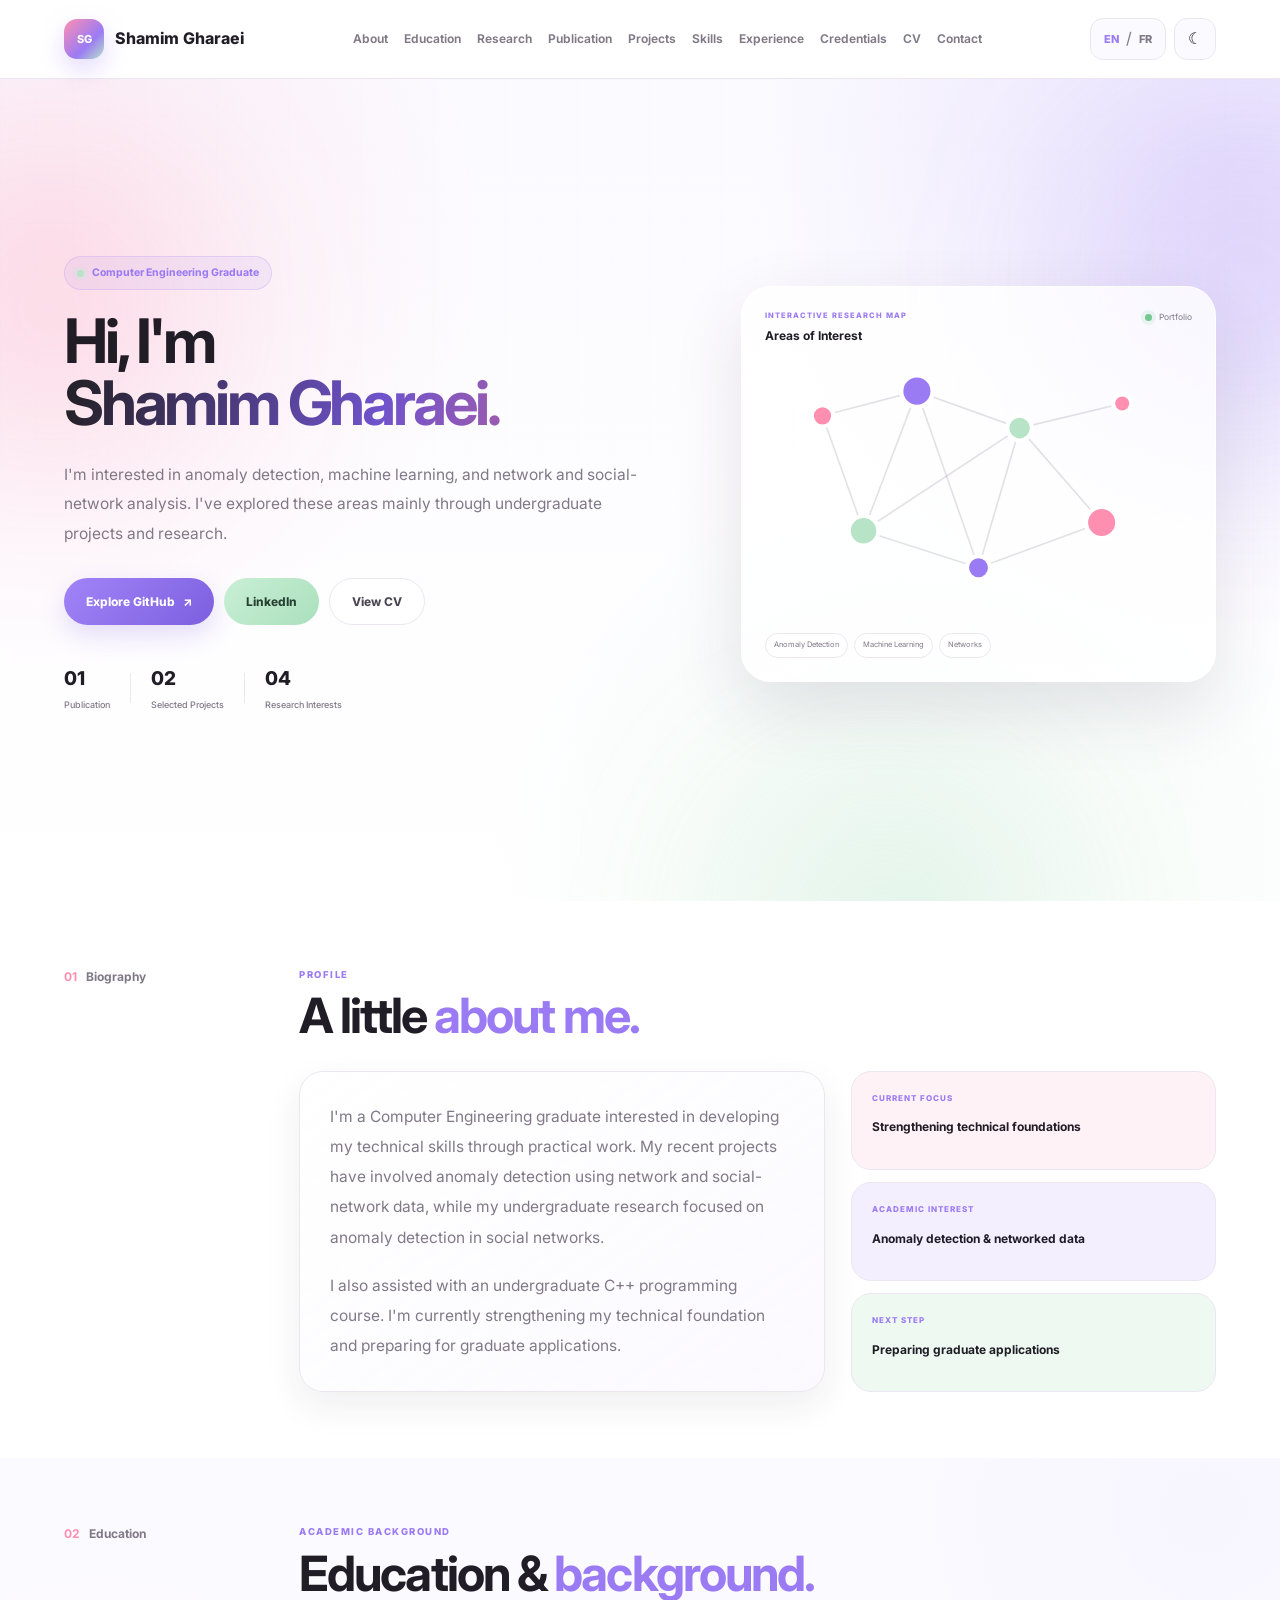
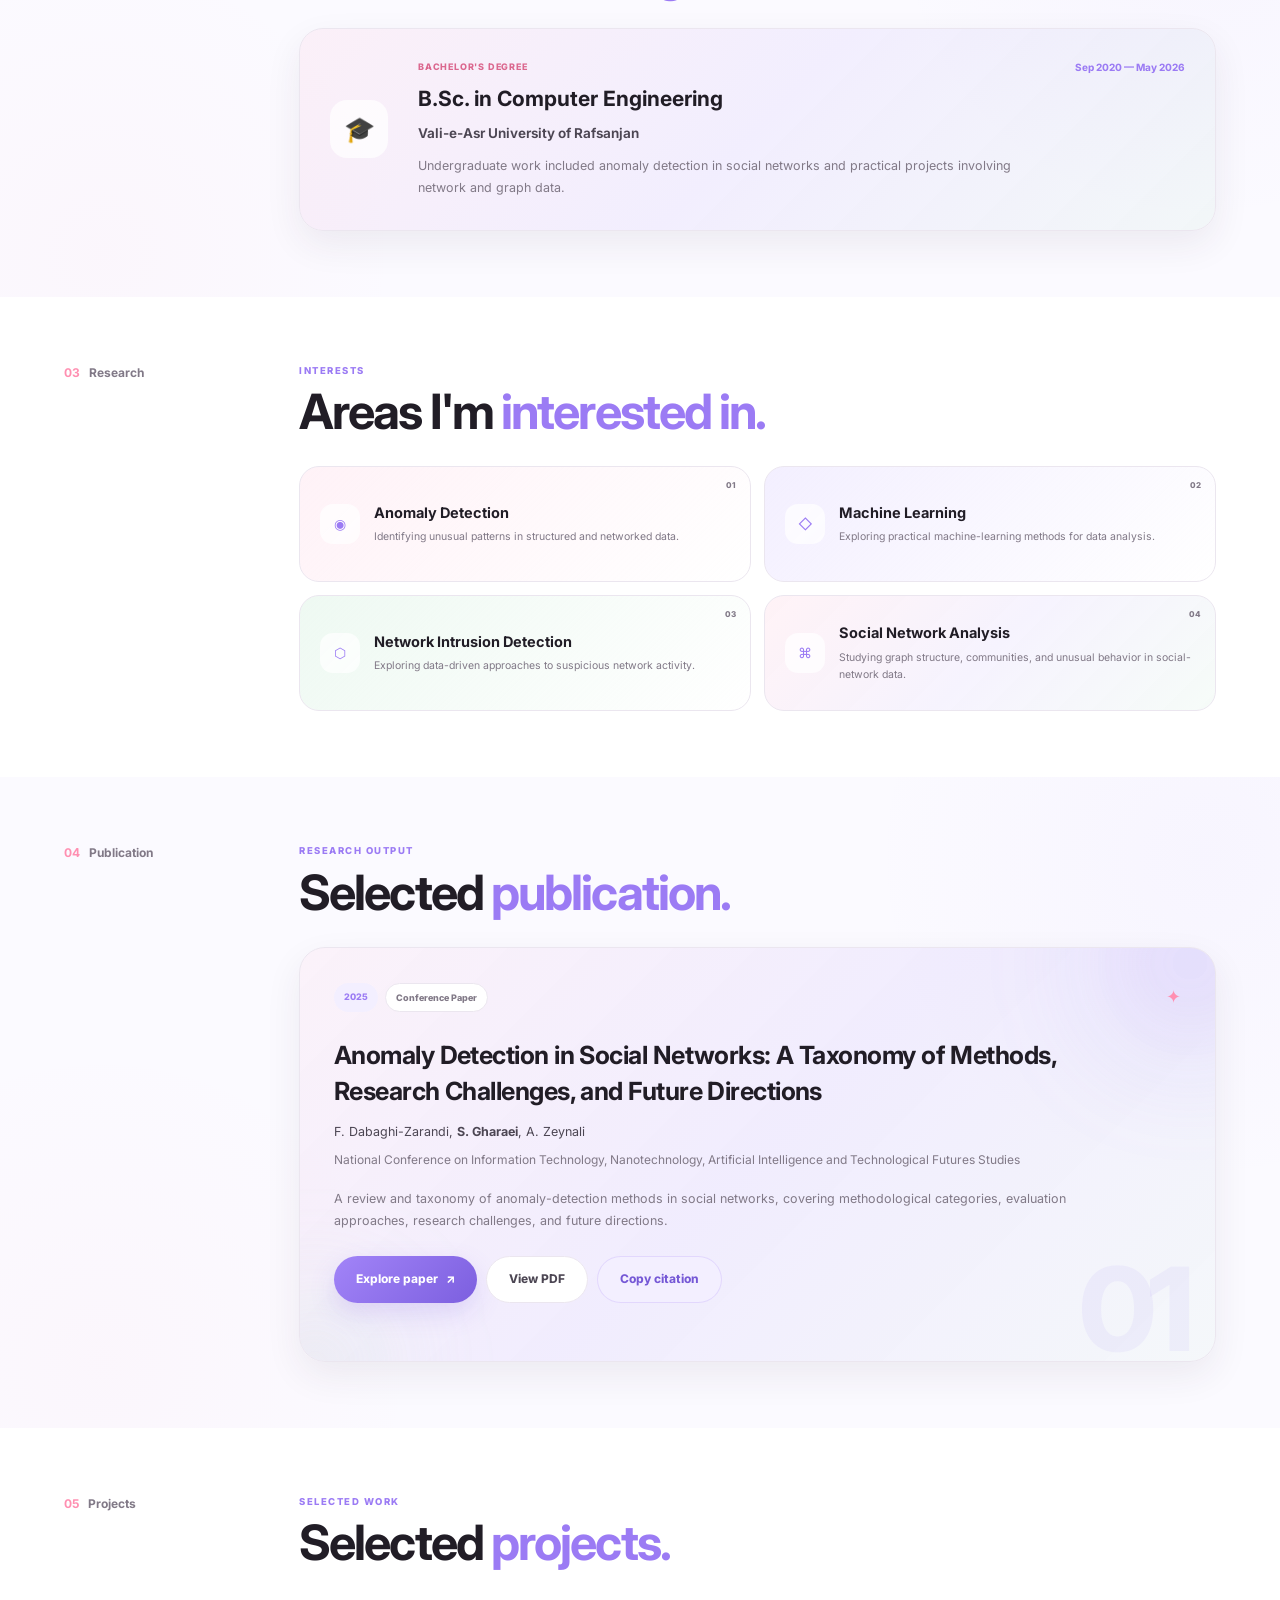
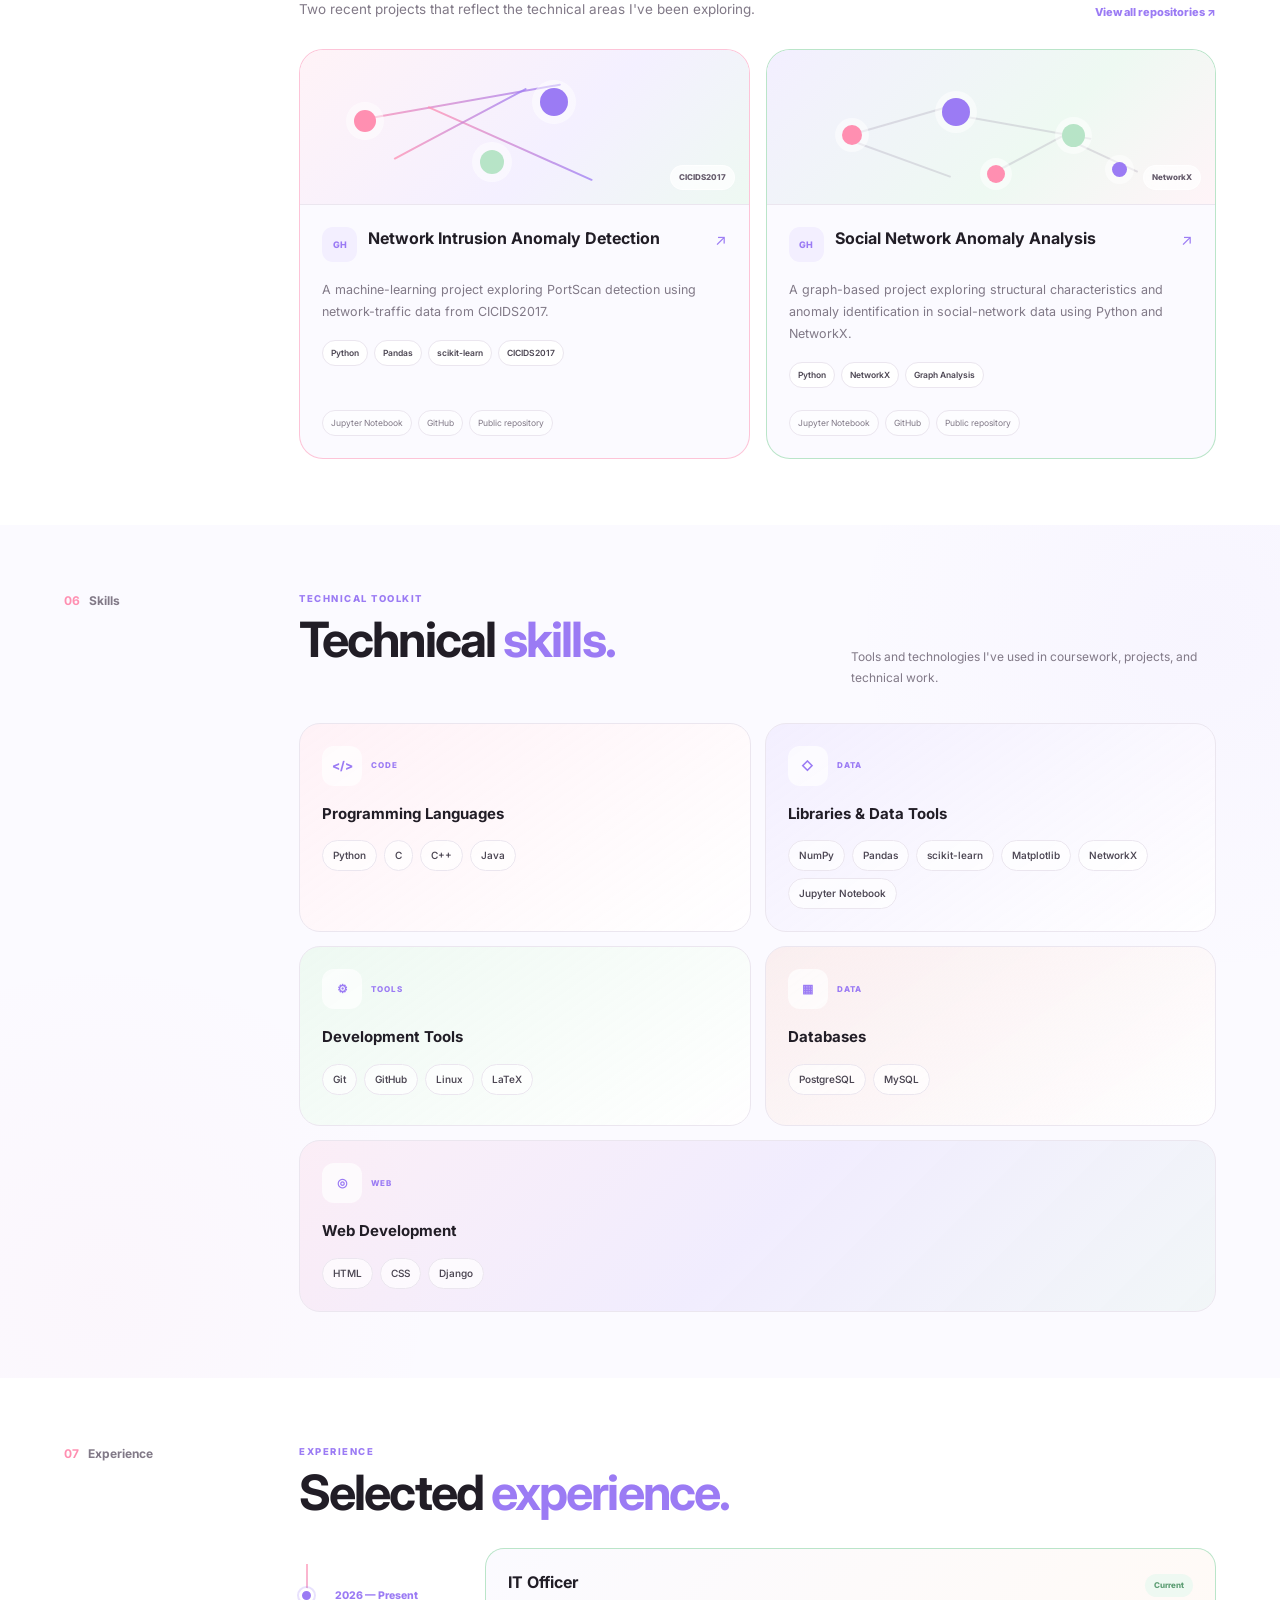
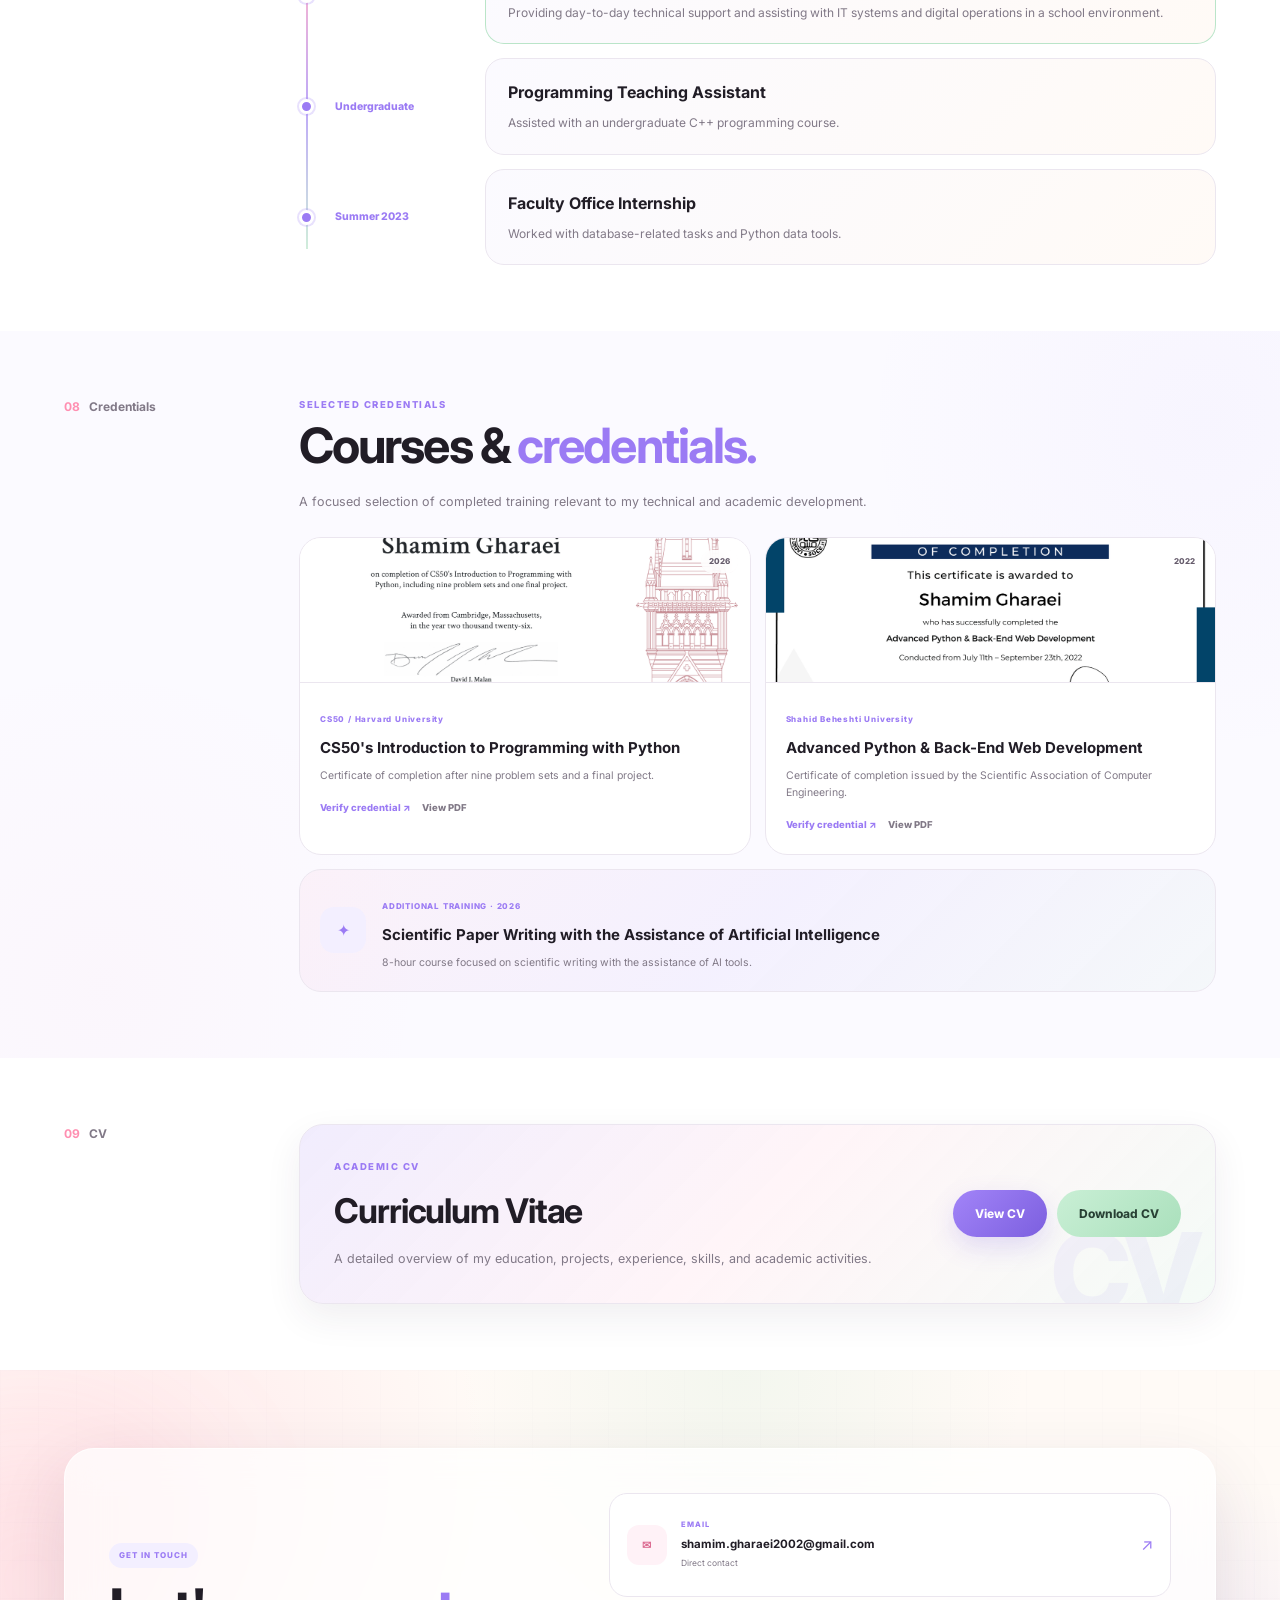
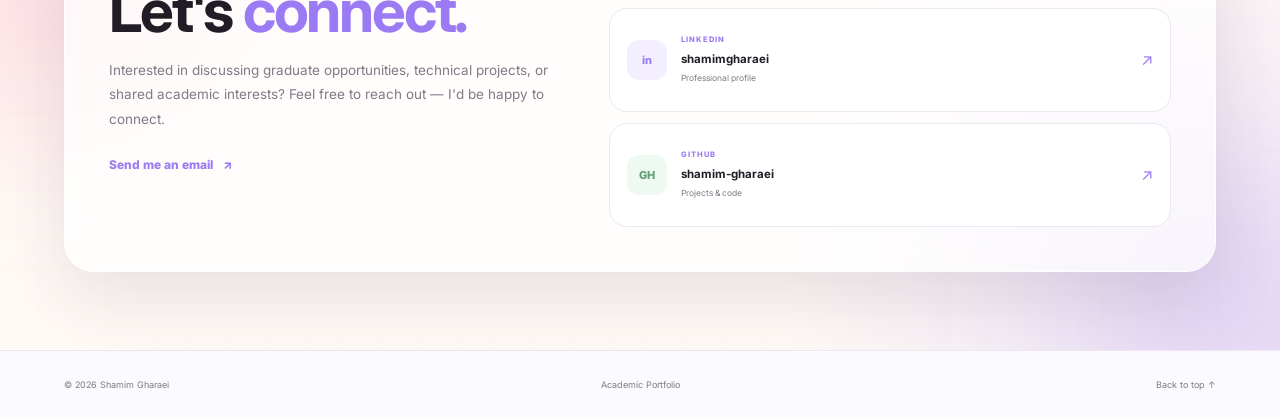
<file: index.html>
<!DOCTYPE html>
<html lang="en" data-theme="light">
<head>
  <meta charset="UTF-8">
  <meta name="viewport" content="width=device-width, initial-scale=1.0">
  <title>Shamim Gharaei | Academic Portfolio</title>
  <meta name="description" content="Academic portfolio of Shamim Gharaei, Computer Engineering graduate, featuring research interests, projects, publication, experience, and selected credentials.">
  <meta name="theme-color" content="#9b7bf4">
  <meta property="og:title" content="Shamim Gharaei | Academic Portfolio">
  <meta property="og:description" content="Computer Engineering graduate interested in anomaly detection, machine learning, and network and social-network analysis.">
  <meta property="og:type" content="website">
  <meta property="og:url" content="https://shamim-gharaei.github.io/">
  <meta name="twitter:card" content="summary">
  <link rel="canonical" href="https://shamim-gharaei.github.io/">

  <link rel="preconnect" href="https://fonts.googleapis.com">
  <link rel="preconnect" href="https://fonts.gstatic.com" crossorigin>
  <link href="https://fonts.googleapis.com/css2?family=Inter:wght@400;500;600;700;800&display=swap" rel="stylesheet">

  <link rel="icon" href="data:image/svg+xml,%3Csvg xmlns='http://www.w3.org/2000/svg' viewBox='0 0 100 100'%3E%3Cdefs%3E%3ClinearGradient id='g' x1='0' y1='0' x2='1' y2='1'%3E%3Cstop stop-color='%23ff8fb1'/%3E%3Cstop offset='.55' stop-color='%239b7bf4'/%3E%3Cstop offset='1' stop-color='%23b7e4c7'/%3E%3C/linearGradient%3E%3C/defs%3E%3Crect width='100' height='100' rx='28' fill='url(%23g)'/%3E%3Ctext x='50' y='61' font-family='Arial' font-size='34' font-weight='700' text-anchor='middle' fill='white'%3ESG%3C/text%3E%3C/svg%3E">

  <link rel="stylesheet" href="style.css">
  <script src="script.js" defer></script>
</head>
<body>
  <a class="skip-link" href="#main-content">Skip to content</a>
  <div id="scroll-progress" aria-hidden="true"></div>
  <div id="cursor-glow" aria-hidden="true"></div>

  <header class="navbar" id="top">
    <div class="container nav-container">
      <a href="#home" class="logo" aria-label="Shamim Gharaei home">
        <span class="logo-mark">SG</span>
        <span class="logo-name">Shamim Gharaei</span>
      </a>

      <nav class="nav-links" id="primary-nav" aria-label="Primary navigation">
        <a href="#about" data-en="About" data-fr="Profil">About</a>
        <a href="#education" data-en="Education" data-fr="Formation">Education</a>
        <a href="#research" data-en="Research" data-fr="Intérêts">Research</a>
        <a href="#publications" data-en="Publication" data-fr="Publication">Publication</a>
        <a href="#projects" data-en="Projects" data-fr="Projets">Projects</a>
        <a href="#skills" data-en="Skills" data-fr="Compétences">Skills</a>
        <a href="#experience" data-en="Experience" data-fr="Expérience">Experience</a>
        <a href="#credentials" data-en="Credentials" data-fr="Certificats">Credentials</a>
        <a href="#cv">CV</a>
        <a href="#contact" data-en="Contact" data-fr="Contact">Contact</a>
      </nav>

      <div class="nav-actions">
        <div class="language-switch" aria-label="Site language">
          <button class="language-button active" type="button" data-lang="en" aria-pressed="true">EN</button>
          <span aria-hidden="true">/</span>
          <button class="language-button" type="button" data-lang="fr" aria-pressed="false">FR</button>
        </div>
        <button id="theme-toggle" class="theme-toggle" type="button" aria-label="Switch to dark mode">☾</button>
        <button id="menu-toggle" class="menu-toggle" type="button" aria-label="Open navigation" aria-expanded="false" aria-controls="primary-nav">
          <span></span><span></span>
        </button>
      </div>
    </div>
  </header>

  <main id="main-content">
    <!-- HERO -->
    <section id="home" class="hero">
      <div class="hero-grid-pattern" aria-hidden="true"></div>
      <div class="hero-orb orb-one" aria-hidden="true"></div>
      <div class="hero-orb orb-two" aria-hidden="true"></div>
      <div class="hero-orb orb-three" aria-hidden="true"></div>

      <div class="container hero-layout">
        <div class="hero-copy hero-enter">
          <div class="hero-badge">
            <span class="badge-dot"></span>
            <span data-en="Computer Engineering Graduate" data-fr="Diplômée en génie informatique">Computer Engineering Graduate</span>
          </div>

          <h1>
            <span data-en="Hi, I'm" data-fr="Bonjour, je suis">Hi, I'm</span>
            <span class="gradient-name">Shamim Gharaei.</span>
          </h1>

          <p class="hero-description"
             data-en="I'm interested in anomaly detection, machine learning, and network and social-network analysis. I've explored these areas mainly through undergraduate projects and research."
             data-fr="Je m'intéresse à la détection d'anomalies, à l'apprentissage automatique ainsi qu'à l'analyse des réseaux et des réseaux sociaux. J'ai principalement exploré ces domaines à travers des projets et des travaux de premier cycle.">
            I'm interested in anomaly detection, machine learning, and network and social-network analysis. I've explored these areas mainly through undergraduate projects and research.
          </p>

          <div class="hero-actions">
            <a href="https://github.com/shamim-gharaei" target="_blank" rel="noopener noreferrer" class="btn btn-primary">
              <span data-en="Explore GitHub" data-fr="Voir GitHub">Explore GitHub</span><span>↗</span>
            </a>
            <a href="https://www.linkedin.com/in/shamimgharaei" target="_blank" rel="noopener noreferrer" class="btn btn-green">LinkedIn</a>
            <a href="cv.pdf" target="_blank" rel="noopener noreferrer" class="btn btn-outline">
              <span data-en="View CV" data-fr="Voir le CV">View CV</span>
            </a>
          </div>

          <div class="hero-stats" aria-label="Portfolio overview">
            <div class="stat"><strong>01</strong><span data-en="Publication" data-fr="Publication">Publication</span></div>
            <div class="stat-divider"></div>
            <div class="stat"><strong>02</strong><span data-en="Selected Projects" data-fr="Projets sélectionnés">Selected Projects</span></div>
            <div class="stat-divider"></div>
            <div class="stat"><strong>04</strong><span data-en="Research Interests" data-fr="Axes d'intérêt">Research Interests</span></div>
          </div>
        </div>

        <div class="hero-visual hero-enter" id="hero-visual">
          <div class="research-map-card">
            <div class="map-header">
              <div>
                <span class="micro-label" data-en="INTERACTIVE RESEARCH MAP" data-fr="CARTE INTERACTIVE">INTERACTIVE RESEARCH MAP</span>
                <strong data-en="Areas of Interest" data-fr="Domaines d'intérêt">Areas of Interest</strong>
              </div>
              <div class="status"><span></span><span data-en="Portfolio" data-fr="Portfolio">Portfolio</span></div>
            </div>

            <div class="network-wrapper">
              <svg class="network-svg" viewBox="0 0 520 350" role="img" aria-label="Research interests network">
                <g class="edges">
                  <line x1="70" y1="85" x2="185" y2="55"/>
                  <line x1="185" y1="55" x2="310" y2="100"/>
                  <line x1="310" y1="100" x2="435" y2="70"/>
                  <line x1="70" y1="85" x2="120" y2="225"/>
                  <line x1="120" y1="225" x2="260" y2="270"/>
                  <line x1="260" y1="270" x2="410" y2="215"/>
                  <line x1="185" y1="55" x2="260" y2="270"/>
                  <line x1="310" y1="100" x2="410" y2="215"/>
                  <line x1="120" y1="225" x2="310" y2="100"/>
                  <line x1="185" y1="55" x2="120" y2="225"/>
                  <line x1="310" y1="100" x2="260" y2="270"/>
                </g>
                <g class="nodes">
                  <circle class="graph-node node-pink node-a" data-label-en="Anomaly Detection" data-label-fr="Détection d'anomalies" cx="70" cy="85" r="13"/>
                  <circle class="graph-node node-purple node-b" data-label-en="Machine Learning" data-label-fr="Apprentissage automatique" cx="185" cy="55" r="19"/>
                  <circle class="graph-node node-green node-c" data-label-en="Network Analysis" data-label-fr="Analyse de réseaux" cx="310" cy="100" r="15"/>
                  <circle class="graph-node node-pink node-b" data-label-en="Network Data" data-label-fr="Données réseau" cx="435" cy="70" r="11"/>
                  <circle class="graph-node node-green node-a" data-label-en="Network Intrusion Detection" data-label-fr="Détection d'intrusions réseau" cx="120" cy="225" r="18"/>
                  <circle class="graph-node node-purple node-c" data-label-en="Social Network Analysis" data-label-fr="Analyse des réseaux sociaux" cx="260" cy="270" r="14"/>
                  <circle class="graph-node node-pink node-a" data-label-en="Anomaly Analysis" data-label-fr="Analyse d'anomalies" cx="410" cy="215" r="19"/>
                </g>
              </svg>
              <div id="graph-tooltip" class="graph-tooltip">Research Area</div>
            </div>

            <div class="map-bottom">
              <span data-en="Anomaly Detection" data-fr="Détection d'anomalies">Anomaly Detection</span>
              <span data-en="Machine Learning" data-fr="Apprentissage automatique">Machine Learning</span>
              <span data-en="Networks" data-fr="Réseaux">Networks</span>
            </div>
          </div>
        </div>
      </div>
    </section>

    <!-- ABOUT -->
    <section id="about" class="section section-white">
      <div class="container section-layout">
        <aside class="section-index"><span>01</span><span data-en="Biography" data-fr="Biographie">Biography</span></aside>

        <div class="section-content reveal">
          <p class="eyebrow" data-en="PROFILE" data-fr="PROFIL">PROFILE</p>
          <h2 class="section-title">
            <span data-en="A little" data-fr="Quelques mots">A little</span>
            <span class="accent-text" data-en="about me." data-fr="sur moi.">about me.</span>
          </h2>

          <div class="bio-layout">
            <article class="bio-main-card">
              <p data-en="I'm a Computer Engineering graduate interested in developing my technical skills through practical work. My recent projects have involved anomaly detection using network and social-network data, while my undergraduate research focused on anomaly detection in social networks."
                 data-fr="Je suis diplômée en génie informatique et je développe mes compétences techniques à travers des projets pratiques. Mes projets récents portent sur la détection d'anomalies dans des données de réseau et de réseaux sociaux, tandis que mes travaux de premier cycle se sont concentrés sur la détection d'anomalies dans les réseaux sociaux.">
                I'm a Computer Engineering graduate interested in developing my technical skills through practical work. My recent projects have involved anomaly detection using network and social-network data, while my undergraduate research focused on anomaly detection in social networks.
              </p>
              <p data-en="I also assisted with an undergraduate C++ programming course. I'm currently strengthening my technical foundation and preparing for graduate applications."
                 data-fr="J'ai également contribué à un cours de programmation C++ de premier cycle en tant qu'assistante d'enseignement. Je renforce actuellement mes bases techniques tout en préparant mes candidatures aux études supérieures.">
                I also assisted with an undergraduate C++ programming course. I'm currently strengthening my technical foundation and preparing for graduate applications.
              </p>
            </article>

            <div class="bio-side-stack">
              <div class="profile-note note-pink">
                <span data-en="CURRENT FOCUS" data-fr="OBJECTIF ACTUEL">CURRENT FOCUS</span>
                <strong data-en="Strengthening technical foundations" data-fr="Renforcer mes bases techniques">Strengthening technical foundations</strong>
              </div>
              <div class="profile-note note-purple">
                <span data-en="ACADEMIC INTEREST" data-fr="INTÉRÊT ACADÉMIQUE">ACADEMIC INTEREST</span>
                <strong data-en="Anomaly detection & networked data" data-fr="Détection d'anomalies & données en réseau">Anomaly detection & networked data</strong>
              </div>
              <div class="profile-note note-green">
                <span data-en="NEXT STEP" data-fr="PROCHAINE ÉTAPE">NEXT STEP</span>
                <strong data-en="Preparing graduate applications" data-fr="Préparer mes candidatures aux études supérieures">Preparing graduate applications</strong>
              </div>
            </div>
          </div>
        </div>
      </div>
    </section>

    <!-- EDUCATION -->
    <section id="education" class="section section-tint">
      <div class="container section-layout">
        <aside class="section-index"><span>02</span><span data-en="Education" data-fr="Formation">Education</span></aside>

        <div class="section-content reveal">
          <p class="eyebrow" data-en="ACADEMIC BACKGROUND" data-fr="PARCOURS ACADÉMIQUE">ACADEMIC BACKGROUND</p>
          <h2 class="section-title">
            <span data-en="Education &" data-fr="Formation &">Education &</span>
            <span class="accent-text" data-en="background." data-fr="parcours.">background.</span>
          </h2>

          <article class="education-card">
            <div class="education-icon">🎓</div>
            <div class="education-main">
              <div class="education-top">
                <span class="education-type" data-en="BACHELOR'S DEGREE" data-fr="BACCALAURÉAT UNIVERSITAIRE">BACHELOR'S DEGREE</span>
                <span class="education-date">Sep 2020 — May 2026</span>
              </div>
              <h3>B.Sc. in Computer Engineering</h3>
              <p class="education-university">Vali-e-Asr University of Rafsanjan</p>
              <p class="education-description"
                 data-en="Undergraduate work included anomaly detection in social networks and practical projects involving network and graph data."
                 data-fr="Mes travaux de premier cycle ont porté sur la détection d'anomalies dans les réseaux sociaux ainsi que sur des projets pratiques utilisant des données de réseau et de graphe.">
                Undergraduate work included anomaly detection in social networks and practical projects involving network and graph data.
              </p>
            </div>
          </article>
        </div>
      </div>
    </section>

    <!-- RESEARCH -->
    <section id="research" class="section section-white">
      <div class="container section-layout">
        <aside class="section-index"><span>03</span><span data-en="Research" data-fr="Intérêts">Research</span></aside>

        <div class="section-content reveal">
          <p class="eyebrow" data-en="INTERESTS" data-fr="INTÉRÊTS">INTERESTS</p>
          <h2 class="section-title">
            <span data-en="Areas I'm" data-fr="Domaines qui">Areas I'm</span>
            <span class="accent-text" data-en="interested in." data-fr="m'intéressent.">interested in.</span>
          </h2>

          <div class="interest-grid">
            <article class="interest-card accent-pink">
              <span class="interest-number">01</span>
              <div class="interest-symbol">◉</div>
              <div>
                <strong data-en="Anomaly Detection" data-fr="Détection d'anomalies">Anomaly Detection</strong>
                <p data-en="Identifying unusual patterns in structured and networked data." data-fr="Identifier des comportements inhabituels dans des données structurées et en réseau.">Identifying unusual patterns in structured and networked data.</p>
              </div>
            </article>

            <article class="interest-card accent-purple">
              <span class="interest-number">02</span>
              <div class="interest-symbol">◇</div>
              <div>
                <strong data-en="Machine Learning" data-fr="Apprentissage automatique">Machine Learning</strong>
                <p data-en="Exploring practical machine-learning methods for data analysis." data-fr="Explorer des méthodes pratiques d'apprentissage automatique pour l'analyse de données.">Exploring practical machine-learning methods for data analysis.</p>
              </div>
            </article>

            <article class="interest-card accent-green">
              <span class="interest-number">03</span>
              <div class="interest-symbol">⬡</div>
              <div>
                <strong data-en="Network Intrusion Detection" data-fr="Détection d'intrusions réseau">Network Intrusion Detection</strong>
                <p data-en="Exploring data-driven approaches to suspicious network activity." data-fr="Explorer des approches fondées sur les données pour l'activité réseau suspecte.">Exploring data-driven approaches to suspicious network activity.</p>
              </div>
            </article>

            <article class="interest-card accent-mix">
              <span class="interest-number">04</span>
              <div class="interest-symbol">⌘</div>
              <div>
                <strong data-en="Social Network Analysis" data-fr="Analyse des réseaux sociaux">Social Network Analysis</strong>
                <p data-en="Studying graph structure, communities, and unusual behavior in social-network data." data-fr="Étudier la structure des graphes, les communautés et les comportements inhabituels dans les réseaux sociaux.">Studying graph structure, communities, and unusual behavior in social-network data.</p>
              </div>
            </article>
          </div>
        </div>
      </div>
    </section>

    <!-- PUBLICATION -->
    <section id="publications" class="section section-tint publication-section">
      <div class="container section-layout">
        <aside class="section-index"><span>04</span><span data-en="Publication" data-fr="Publication">Publication</span></aside>

        <div class="section-content reveal">
          <p class="eyebrow" data-en="RESEARCH OUTPUT" data-fr="PUBLICATION">RESEARCH OUTPUT</p>
          <h2 class="section-title">
            <span data-en="Selected" data-fr="Publication">Selected</span>
            <span class="accent-text" data-en="publication." data-fr="sélectionnée.">publication.</span>
          </h2>

          <article class="publication-feature-card">
            <div class="publication-glow publication-glow-one" aria-hidden="true"></div>
            <div class="publication-glow publication-glow-two" aria-hidden="true"></div>

            <div class="publication-number" aria-hidden="true">01</div>
            <div class="publication-card-head">
              <div class="publication-badges">
                <span class="tag-year">2025</span>
                <span class="tag-paper" data-en="Conference Paper" data-fr="Article de conférence">Conference Paper</span>
              </div>
              <span class="publication-mark" aria-hidden="true">✦</span>
            </div>

            <h3>Anomaly Detection in Social Networks: A Taxonomy of Methods, Research Challenges, and Future Directions</h3>
            <p class="publication-authors">F. Dabaghi-Zarandi, <strong>S. Gharaei</strong>, A. Zeynali</p>
            <p class="publication-venue">National Conference on Information Technology, Nanotechnology, Artificial Intelligence and Technological Futures Studies</p>

            <p class="publication-summary"
               data-en="A review and taxonomy of anomaly-detection methods in social networks, covering methodological categories, evaluation approaches, research challenges, and future directions."
               data-fr="Une revue et une taxonomie des méthodes de détection d'anomalies dans les réseaux sociaux, couvrant les catégories méthodologiques, les approches d'évaluation, les défis de recherche et les perspectives futures.">
              A review and taxonomy of anomaly-detection methods in social networks, covering methodological categories, evaluation approaches, research challenges, and future directions.
            </p>

            <div class="publication-actions">
              <button type="button" class="btn btn-primary" data-open-paper>
                <span data-en="Explore paper" data-fr="Explorer l'article">Explore paper</span><span>↗</span>
              </button>
              <a href="assets/paper.pdf" target="_blank" rel="noopener noreferrer" class="btn btn-outline"><span data-en="View PDF" data-fr="Voir le PDF">View PDF</span></a>
              <button type="button" class="btn btn-soft" id="copy-citation"><span data-en="Copy citation" data-fr="Copier la référence">Copy citation</span></button>
            </div>
            <p class="citation-message" id="citation-message" aria-live="polite"></p>
          </article>
        </div>
      </div>
    </section>

    <!-- PROJECTS -->
    <section id="projects" class="section section-white projects-section">
      <div class="container section-layout">
        <aside class="section-index"><span>05</span><span data-en="Projects" data-fr="Projets">Projects</span></aside>

        <div class="section-content reveal">
          <div class="projects-heading">
            <div>
              <p class="eyebrow" data-en="SELECTED WORK" data-fr="PROJETS SÉLECTIONNÉS">SELECTED WORK</p>
              <h2 class="section-title">
                <span data-en="Selected" data-fr="Projets">Selected</span>
                <span class="accent-text" data-en="projects." data-fr="sélectionnés.">projects.</span>
              </h2>
              <p class="section-subtitle" data-en="Two recent projects that reflect the technical areas I've been exploring." data-fr="Deux projets récents qui reflètent les domaines techniques que j'ai explorés.">Two recent projects that reflect the technical areas I've been exploring.</p>
            </div>
            <a href="https://github.com/shamim-gharaei?tab=repositories" target="_blank" rel="noopener noreferrer" class="repositories-link"><span data-en="View all repositories" data-fr="Voir tous les dépôts">View all repositories</span> ↗</a>
          </div>

          <div class="projects-grid" id="github-projects">
            <a class="project-card project-card-network" href="https://github.com/shamim-gharaei/network-intrusion-anomaly-detection" target="_blank" rel="noopener noreferrer" data-repo="network-intrusion-anomaly-detection">
              <div class="project-visual network-preview" aria-hidden="true">
                <div class="traffic-line traffic-line-a"></div>
                <div class="traffic-line traffic-line-b"></div>
                <div class="traffic-line traffic-line-c"></div>
                <div class="traffic-node traffic-node-a"></div>
                <div class="traffic-node traffic-node-b"></div>
                <div class="traffic-node traffic-node-c"></div>
                <span class="preview-chip">CICIDS2017</span>
              </div>
              <div class="project-body">
                <div class="project-title-row">
                  <div class="project-icon">GH</div>
                  <h3>Network Intrusion Anomaly Detection</h3>
                  <span class="project-arrow">↗</span>
                </div>
                <p class="project-description" data-en="A machine-learning project exploring PortScan detection using network-traffic data from CICIDS2017." data-fr="Un projet d'apprentissage automatique explorant la détection de PortScan à partir de données de trafic réseau CICIDS2017.">A machine-learning project exploring PortScan detection using network-traffic data from CICIDS2017.</p>
                <div class="project-tech"><span>Python</span><span>Pandas</span><span>scikit-learn</span><span>CICIDS2017</span></div>
                <div class="project-meta"><span class="repo-language">Jupyter Notebook</span><span class="repo-stars">GitHub</span><span class="repo-updated" data-en="Public repository" data-fr="Dépôt public">Public repository</span></div>
              </div>
            </a>

            <a class="project-card project-card-graph" href="https://github.com/shamim-gharaei/social-network-anomaly-analysis" target="_blank" rel="noopener noreferrer" data-repo="social-network-anomaly-analysis">
              <div class="project-visual graph-preview" aria-hidden="true">
                <span class="g-edge e1"></span><span class="g-edge e2"></span><span class="g-edge e3"></span><span class="g-edge e4"></span><span class="g-edge e5"></span>
                <span class="g-node n1"></span><span class="g-node n2"></span><span class="g-node n3"></span><span class="g-node n4"></span><span class="g-node n5"></span>
                <span class="preview-chip">NetworkX</span>
              </div>
              <div class="project-body">
                <div class="project-title-row">
                  <div class="project-icon">GH</div>
                  <h3>Social Network Anomaly Analysis</h3>
                  <span class="project-arrow">↗</span>
                </div>
                <p class="project-description" data-en="A graph-based project exploring structural characteristics and anomaly identification in social-network data using Python and NetworkX." data-fr="Un projet fondé sur les graphes explorant les caractéristiques structurelles et l'identification d'anomalies dans des données de réseaux sociaux avec Python et NetworkX.">A graph-based project exploring structural characteristics and anomaly identification in social-network data using Python and NetworkX.</p>
                <div class="project-tech"><span>Python</span><span>NetworkX</span><span>Graph Analysis</span></div>
                <div class="project-meta"><span class="repo-language">Jupyter Notebook</span><span class="repo-stars">GitHub</span><span class="repo-updated" data-en="Public repository" data-fr="Dépôt public">Public repository</span></div>
              </div>
            </a>
          </div>
        </div>
      </div>
    </section>

    <!-- SKILLS -->
    <section id="skills" class="section section-tint skills-section">
      <div class="container section-layout">
        <aside class="section-index"><span>06</span><span data-en="Skills" data-fr="Compétences">Skills</span></aside>

        <div class="section-content reveal">
          <div class="skills-heading">
            <div>
              <p class="eyebrow" data-en="TECHNICAL TOOLKIT" data-fr="OUTILS TECHNIQUES">TECHNICAL TOOLKIT</p>
              <h2 class="section-title">
                <span data-en="Technical" data-fr="Compétences">Technical</span>
                <span class="accent-text" data-en="skills." data-fr="techniques.">skills.</span>
              </h2>
            </div>
            <p class="skills-note" data-en="Tools and technologies I've used in coursework, projects, and technical work." data-fr="Outils et technologies que j'ai utilisés dans mes cours, projets et travaux techniques.">Tools and technologies I've used in coursework, projects, and technical work.</p>
          </div>

          <div class="skills-grid">
            <article class="skill-card skill-pink">
              <div class="skill-topline"><span class="skill-icon">&lt;/&gt;</span><span class="skill-kicker">CODE</span></div>
              <h3 data-en="Programming Languages" data-fr="Langages de programmation">Programming Languages</h3>
              <div class="skill-tags"><span>Python</span><span>C</span><span>C++</span><span>Java</span></div>
            </article>

            <article class="skill-card skill-purple">
              <div class="skill-topline"><span class="skill-icon">◇</span><span class="skill-kicker">DATA</span></div>
              <h3 data-en="Libraries & Data Tools" data-fr="Bibliothèques & outils de données">Libraries & Data Tools</h3>
              <div class="skill-tags"><span>NumPy</span><span>Pandas</span><span>scikit-learn</span><span>Matplotlib</span><span>NetworkX</span><span>Jupyter Notebook</span></div>
            </article>

            <article class="skill-card skill-green">
              <div class="skill-topline"><span class="skill-icon">⚙</span><span class="skill-kicker">TOOLS</span></div>
              <h3 data-en="Development Tools" data-fr="Outils de développement">Development Tools</h3>
              <div class="skill-tags"><span>Git</span><span>GitHub</span><span>Linux</span><span>LaTeX</span></div>
            </article>

            <article class="skill-card skill-coral">
              <div class="skill-topline"><span class="skill-icon">▦</span><span class="skill-kicker">DATA</span></div>
              <h3 data-en="Databases" data-fr="Bases de données">Databases</h3>
              <div class="skill-tags"><span>PostgreSQL</span><span>MySQL</span></div>
            </article>

            <article class="skill-card skill-wide skill-mix">
              <div class="skill-topline"><span class="skill-icon">◎</span><span class="skill-kicker">WEB</span></div>
              <h3 data-en="Web Development" data-fr="Développement web">Web Development</h3>
              <div class="skill-tags"><span>HTML</span><span>CSS</span><span>Django</span></div>
            </article>
          </div>
        </div>
      </div>
    </section>

    <!-- EXPERIENCE -->
    <section id="experience" class="section section-white experience-section">
      <div class="container section-layout">
        <aside class="section-index"><span>07</span><span data-en="Experience" data-fr="Expérience">Experience</span></aside>

        <div class="section-content reveal">
          <p class="eyebrow" data-en="EXPERIENCE" data-fr="EXPÉRIENCE">EXPERIENCE</p>
          <h2 class="section-title">
            <span data-en="Selected" data-fr="Expérience">Selected</span>
            <span class="accent-text" data-en="experience." data-fr="sélectionnée.">experience.</span>
          </h2>

          <div class="timeline">
            <article class="timeline-item">
              <div class="timeline-marker"></div>
              <div class="timeline-date">2026 — Present</div>
              <div class="timeline-card timeline-current">
                <div class="timeline-card-top">
                  <h3 data-en="IT Officer" data-fr="Chargée des technologies de l'information">IT Officer</h3>
                  <span data-en="Current" data-fr="Actuel">Current</span>
                </div>
                <p data-en="Providing day-to-day technical support and assisting with IT systems and digital operations in a school environment." data-fr="Assurer le soutien technique quotidien et contribuer aux systèmes informatiques et aux opérations numériques dans un environnement scolaire.">Providing day-to-day technical support and assisting with IT systems and digital operations in a school environment.</p>
              </div>
            </article>

            <article class="timeline-item">
              <div class="timeline-marker"></div>
              <div class="timeline-date" data-en="Undergraduate" data-fr="Premier cycle">Undergraduate</div>
              <div class="timeline-card">
                <h3 data-en="Programming Teaching Assistant" data-fr="Assistante d'enseignement en programmation">Programming Teaching Assistant</h3>
                <p data-en="Assisted with an undergraduate C++ programming course." data-fr="Participation à l'encadrement d'un cours universitaire de programmation en C++.">Assisted with an undergraduate C++ programming course.</p>
              </div>
            </article>

            <article class="timeline-item">
              <div class="timeline-marker"></div>
              <div class="timeline-date">Summer 2023</div>
              <div class="timeline-card">
                <h3 data-en="Faculty Office Internship" data-fr="Stage au sein d'un bureau universitaire">Faculty Office Internship</h3>
                <p data-en="Worked with database-related tasks and Python data tools." data-fr="Travail sur des tâches liées aux bases de données et des outils de traitement de données en Python.">Worked with database-related tasks and Python data tools.</p>
              </div>
            </article>
          </div>
        </div>
      </div>
    </section>

    <!-- CREDENTIALS -->
    <section id="credentials" class="section section-tint credentials-section">
      <div class="container section-layout">
        <aside class="section-index"><span>08</span><span data-en="Credentials" data-fr="Certificats">Credentials</span></aside>

        <div class="section-content reveal">
          <p class="eyebrow" data-en="SELECTED CREDENTIALS" data-fr="CERTIFICATS SÉLECTIONNÉS">SELECTED CREDENTIALS</p>
          <h2 class="section-title">
            <span data-en="Courses &" data-fr="Formations &">Courses &</span>
            <span class="accent-text" data-en="credentials." data-fr="certificats.">credentials.</span>
          </h2>
          <p class="credentials-intro" data-en="A focused selection of completed training relevant to my technical and academic development." data-fr="Une sélection ciblée de formations terminées en lien avec mon développement technique et académique.">A focused selection of completed training relevant to my technical and academic development.</p>

          <div class="credentials-grid">
            <article class="credential-card featured-credential credential-cs50">
              <div class="credential-image-wrap">
                <img src="assets/cs50-preview.png" alt="CS50 Introduction to Programming with Python certificate preview">
                <span class="credential-year">2026</span>
              </div>
              <div class="credential-content">
                <span class="credential-kicker">CS50 / Harvard University</span>
                <h3>CS50's Introduction to Programming with Python</h3>
                <p data-en="Certificate of completion after nine problem sets and a final project." data-fr="Certificat obtenu après neuf séries d'exercices et un projet final.">Certificate of completion after nine problem sets and a final project.</p>
                <div class="credential-actions">
                  <a href="https://cs50.harvard.edu/certificates/b8eaac2f-1520-4ddd-a470-6f7ece146860" target="_blank" rel="noopener noreferrer" class="text-link"><span data-en="Verify credential" data-fr="Vérifier le certificat">Verify credential</span> ↗</a>
                  <a href="assets/cs50p.pdf" target="_blank" rel="noopener noreferrer" class="text-link muted-link"><span data-en="View PDF" data-fr="Voir le PDF">View PDF</span></a>
                </div>
              </div>
            </article>

            <article class="credential-card featured-credential credential-sbu">
              <div class="credential-image-wrap">
                <img src="assets/sbu-preview.png" alt="Advanced Python and Back-End Web Development certificate preview">
                <span class="credential-year">2022</span>
              </div>
              <div class="credential-content">
                <span class="credential-kicker">Shahid Beheshti University</span>
                <h3>Advanced Python & Back-End Web Development</h3>
                <p data-en="Certificate of completion issued by the Scientific Association of Computer Engineering." data-fr="Certificat de réussite délivré par l'Association scientifique de génie informatique.">Certificate of completion issued by the Scientific Association of Computer Engineering.</p>
                <div class="credential-actions">
                  <a href="https://soce.ir/certificate/r3IGGRol" target="_blank" rel="noopener noreferrer" class="text-link"><span data-en="Verify credential" data-fr="Vérifier le certificat">Verify credential</span> ↗</a>
                  <a href="assets/sbu-python.pdf" target="_blank" rel="noopener noreferrer" class="text-link muted-link"><span data-en="View PDF" data-fr="Voir le PDF">View PDF</span></a>
                </div>
              </div>
            </article>

            <article class="credential-card additional-training">
              <div class="training-icon">✦</div>
              <div class="credential-content">
                <span class="credential-kicker" data-en="ADDITIONAL TRAINING · 2026" data-fr="FORMATION COMPLÉMENTAIRE · 2026">ADDITIONAL TRAINING · 2026</span>
                <h3 data-en="Scientific Paper Writing with the Assistance of Artificial Intelligence" data-fr="Rédaction scientifique avec l'aide de l'intelligence artificielle">Scientific Paper Writing with the Assistance of Artificial Intelligence</h3>
                <p data-en="8-hour course focused on scientific writing with the assistance of AI tools." data-fr="Formation de 8 heures consacrée à la rédaction scientifique avec l'aide d'outils d'intelligence artificielle.">8-hour course focused on scientific writing with the assistance of AI tools.</p>
              </div>
            </article>
          </div>
        </div>
      </div>
    </section>

    <!-- CV -->
    <section id="cv" class="section section-white">
      <div class="container section-layout">
        <aside class="section-index"><span>09</span>CV</aside>

        <div class="section-content reveal">
          <div class="cv-card">
            <div class="cv-decoration" aria-hidden="true">CV</div>
            <div>
              <p class="eyebrow" data-en="ACADEMIC CV" data-fr="CV ACADÉMIQUE">ACADEMIC CV</p>
              <h2>Curriculum Vitae</h2>
              <p data-en="A detailed overview of my education, projects, experience, skills, and academic activities." data-fr="Un aperçu détaillé de ma formation, de mes projets, de mon expérience, de mes compétences et de mes activités académiques.">A detailed overview of my education, projects, experience, skills, and academic activities.</p>
            </div>
            <div class="cv-actions">
              <a href="cv.pdf" target="_blank" rel="noopener noreferrer" class="btn btn-primary"><span data-en="View CV" data-fr="Voir le CV">View CV</span></a>
              <a href="cv.pdf" download class="btn btn-green"><span data-en="Download CV" data-fr="Télécharger le CV">Download CV</span></a>
            </div>
          </div>
        </div>
      </div>
    </section>

    <!-- CONTACT -->
    <section id="contact" class="contact-section">
      <div class="contact-orb contact-orb-one" aria-hidden="true"></div>
      <div class="contact-orb contact-orb-two" aria-hidden="true"></div>
      <div class="contact-grid-pattern" aria-hidden="true"></div>

      <div class="container">
        <div class="contact-panel reveal">
          <div class="contact-copy">
            <div class="contact-badge" data-en="GET IN TOUCH" data-fr="PRENDRE CONTACT">GET IN TOUCH</div>
            <h2><span data-en="Let's" data-fr="Restons">Let's</span> <span class="accent-text" data-en="connect." data-fr="en contact.">connect.</span></h2>
            <p class="contact-intro" data-en="Interested in discussing graduate opportunities, technical projects, or shared academic interests? Feel free to reach out — I'd be happy to connect." data-fr="Vous souhaitez échanger au sujet d'études supérieures, de projets techniques ou d'intérêts académiques communs ? N'hésitez pas à me contacter — je serai ravie d'échanger avec vous.">Interested in discussing graduate opportunities, technical projects, or shared academic interests? Feel free to reach out — I'd be happy to connect.</p>
            <a class="contact-primary" href="mailto:shamim.gharaei2002@gmail.com"><span data-en="Send me an email" data-fr="M'envoyer un courriel">Send me an email</span><span>↗</span></a>
          </div>

          <div class="contact-actions-grid">
            <a href="mailto:shamim.gharaei2002@gmail.com" class="contact-card contact-email">
              <div class="contact-icon">✉</div>
              <div><span class="contact-type">EMAIL</span><strong>shamim.gharaei2002@gmail.com</strong><small data-en="Direct contact" data-fr="Contact direct">Direct contact</small></div>
              <i>↗</i>
            </a>

            <a href="https://www.linkedin.com/in/shamimgharaei" target="_blank" rel="noopener noreferrer" class="contact-card contact-linkedin">
              <div class="contact-icon">in</div>
              <div><span class="contact-type">LINKEDIN</span><strong>shamimgharaei</strong><small data-en="Professional profile" data-fr="Profil professionnel">Professional profile</small></div>
              <i>↗</i>
            </a>

            <a href="https://github.com/shamim-gharaei" target="_blank" rel="noopener noreferrer" class="contact-card contact-github">
              <div class="contact-icon">GH</div>
              <div><span class="contact-type">GITHUB</span><strong>shamim-gharaei</strong><small data-en="Projects & code" data-fr="Projets & code">Projects & code</small></div>
              <i>↗</i>
            </a>
          </div>
        </div>
      </div>
    </section>
  </main>

  <!-- PAPER MODAL -->
  <div id="paper-modal" class="modal" aria-hidden="true">
    <div class="modal-backdrop" data-modal-close></div>
    <div class="modal-dialog paper-modal-dialog" role="dialog" aria-modal="true" aria-labelledby="paper-modal-title" tabindex="-1">
      <button class="modal-close" type="button" data-modal-close aria-label="Close">×</button>
      <div class="paper-modal-topline">
        <span class="modal-kicker" data-en="FEATURED PUBLICATION · 2025" data-fr="PUBLICATION MISE EN AVANT · 2025">FEATURED PUBLICATION · 2025</span>
        <div class="modal-preview-chip">
          <img src="assets/paper-preview.png" alt="First page thumbnail of the paper">
          <span data-en="First page preview" data-fr="Aperçu de la première page">First page preview</span>
        </div>
      </div>

      <div class="paper-modal-content">
        <h2 id="paper-modal-title">Anomaly Detection in Social Networks: A Taxonomy of Methods, Research Challenges, and Future Directions</h2>
        <p class="modal-authors">F. Dabaghi-Zarandi, <strong>S. Gharaei</strong>, A. Zeynali</p>
        <div class="modal-info-row">
          <div><span data-en="Type" data-fr="Type">Type</span><strong data-en="Conference Paper" data-fr="Article de conférence">Conference Paper</strong></div>
          <div><span data-en="Year" data-fr="Année">Year</span><strong>2025</strong></div>
        </div>

        <h3 data-en="Abstract" data-fr="Résumé">Abstract</h3>
        <p class="abstract-text">In today’s world, social networks have become one of the most important communication platforms and are gradually turning into essential and inseparable parts of daily life. Every day, a huge amount of data is transferred through these networks; therefore, ensuring user security has become a necessity. For this reason, anomaly detection in social networks—such as identifying suspicious users and spammers—plays an important role in preventing the spread of fake information, fraud, and scams. These anomalies have different types. In this paper, we conducted a review and analysis of anomaly detection methods and proposed several categorizations for these approaches. Then, based on our proposed categorization, we evaluated and compared the methods, identified the existing challenges, and, as far as possible, suggested solutions to address them.</p>

        <div class="keyword-row">
          <span>Social Network</span><span>Anomaly Detection</span><span>Anomaly Detection Classification</span><span>Similarity Measure</span><span>Evaluation Function</span>
        </div>

        <div class="modal-actions">
          <a href="assets/paper.pdf" target="_blank" rel="noopener noreferrer" class="btn btn-primary"><span data-en="Open full paper" data-fr="Ouvrir l'article complet">Open full paper</span> ↗</a>
          <button class="btn btn-outline" type="button" id="modal-copy-citation"><span data-en="Copy citation" data-fr="Copier la référence">Copy citation</span></button>
        </div>
      </div>
    </div>
  </div>

  <button id="back-to-top" class="back-to-top" type="button" aria-label="Back to top">↑</button>

  <footer class="footer">
    <div class="container footer-content">
      <span>© 2026 Shamim Gharaei</span>
      <span data-en="Academic Portfolio" data-fr="Portfolio académique">Academic Portfolio</span>
      <a href="#home"><span data-en="Back to top" data-fr="Retour en haut">Back to top</span> ↑</a>
    </div>
  </footer>
</body>
</html>
</file>
<file: style.css>
:root {
  --pink: #ff8fb1;
  --pink-deep: #db688f;
  --pink-soft: #fff2f7;
  --purple: #9b7bf4;
  --purple-deep: #7558d6;
  --purple-soft: #f3efff;
  --green: #b7e4c7;
  --green-deep: #5f9f76;
  --green-soft: #eef9f2;
  --coral: #f7a88f;
  --cream: #fffaf6;
  --dark: #211d26;
  --text: #4c4653;
  --muted: #817987;
  --white: #ffffff;
  --soft: #fbfaff;
  --border: #ebe6ef;
  --glass: rgba(255, 255, 255, 0.80);
  --shadow: 0 26px 70px rgba(54, 42, 67, 0.12);
  --shadow-soft: 0 14px 36px rgba(54, 42, 67, 0.075);
  --radius-lg: 30px;
  --radius-md: 22px;
  --radius-sm: 15px;
}

html[data-theme="dark"] {
  --dark: #f8f4fa;
  --text: #e1dbe6;
  --muted: #aaa2b0;
  --white: #141117;
  --soft: #1b171f;
  --cream: #1a161c;
  --border: #372f3d;
  --glass: rgba(20, 17, 23, 0.82);
  --pink-soft: #291821;
  --purple-soft: #211a30;
  --green-soft: #17251d;
  --shadow: 0 28px 80px rgba(0, 0, 0, 0.34);
  --shadow-soft: 0 16px 42px rgba(0, 0, 0, 0.22);
}

* { box-sizing: border-box; }
html { scroll-behavior: smooth; scroll-padding-top: 86px; }
body {
  margin: 0;
  overflow-x: hidden;
  font-family: "Inter", Arial, Helvetica, sans-serif;
  color: var(--text);
  background: var(--white);
  line-height: 1.7;
  -webkit-font-smoothing: antialiased;
  text-rendering: optimizeLegibility;
}
a { color: inherit; text-decoration: none; }
button { font: inherit; }
img { max-width: 100%; display: block; }
.container { width: min(1200px, 90%); margin: 0 auto; }

.skip-link {
  position: fixed;
  top: 10px;
  left: 10px;
  z-index: 10000;
  transform: translateY(-160%);
  padding: 10px 14px;
  border-radius: 12px;
  background: var(--dark);
  color: var(--white);
  font-size: 12px;
  font-weight: 700;
  transition: transform .2s ease;
}
.skip-link:focus { transform: translateY(0); }

:focus-visible {
  outline: 3px solid rgba(155, 123, 244, .45);
  outline-offset: 3px;
}

#scroll-progress {
  position: fixed;
  top: 0;
  left: 0;
  z-index: 9999;
  width: 0;
  height: 3px;
  background: linear-gradient(90deg, var(--pink), var(--purple), var(--green));
}

#cursor-glow {
  position: fixed;
  left: 0;
  top: 0;
  width: 380px;
  height: 380px;
  z-index: 5000;
  pointer-events: none;
  opacity: 0;
  transform: translate(-50%, -50%);
  border-radius: 50%;
  background: radial-gradient(circle, rgba(155,123,244,.08), rgba(255,143,177,.035) 35%, transparent 72%);
}

/* NAV */
.navbar {
  position: sticky;
  top: 0;
  z-index: 3000;
  background: var(--glass);
  backdrop-filter: blur(24px);
  -webkit-backdrop-filter: blur(24px);
  border-bottom: 1px solid var(--border);
}
.nav-container {
  min-height: 78px;
  display: flex;
  align-items: center;
  justify-content: space-between;
  gap: 20px;
}
.logo {
  display: flex;
  align-items: center;
  gap: 11px;
  flex-shrink: 0;
  color: var(--dark);
  font-size: 16px;
  font-weight: 780;
}
.logo-mark {
  width: 40px;
  height: 40px;
  display: inline-flex;
  align-items: center;
  justify-content: center;
  border-radius: 13px;
  color: #fff;
  font-size: 11px;
  background: linear-gradient(135deg, var(--pink), var(--purple) 62%, var(--green));
  box-shadow: 0 10px 24px rgba(155,123,244,.28);
}
.nav-links {
  display: flex;
  align-items: center;
  justify-content: center;
  gap: 16px;
  flex: 1;
}
.nav-links a {
  position: relative;
  color: var(--muted);
  font-size: 12px;
  font-weight: 650;
  white-space: nowrap;
  transition: color .2s ease;
}
.nav-links a:hover,
.nav-links a.active { color: var(--purple); }
.nav-links a::after {
  content: "";
  position: absolute;
  left: 50%;
  bottom: -10px;
  width: 0;
  height: 2px;
  transform: translateX(-50%);
  border-radius: 99px;
  background: linear-gradient(90deg, var(--pink), var(--purple));
  transition: width .2s ease;
}
.nav-links a:hover::after,
.nav-links a.active::after { width: 100%; }
.nav-actions { display: flex; align-items: center; gap: 8px; }
.language-switch {
  min-height: 42px;
  display: flex;
  align-items: center;
  gap: 4px;
  padding: 0 10px;
  border: 1px solid var(--border);
  border-radius: 13px;
  background: var(--soft);
  color: var(--muted);
}
.language-button {
  border: 0;
  padding: 0 3px;
  background: transparent;
  color: var(--muted);
  cursor: pointer;
  font-size: 11px;
  font-weight: 800;
}
.language-button.active { color: var(--purple); }
.theme-toggle,
.menu-toggle {
  width: 42px;
  height: 42px;
  display: inline-flex;
  align-items: center;
  justify-content: center;
  border: 1px solid var(--border);
  border-radius: 13px;
  background: var(--soft);
  color: var(--dark);
  cursor: pointer;
  transition: transform .2s ease, box-shadow .2s ease;
}
.theme-toggle:hover,
.menu-toggle:hover { transform: translateY(-2px); box-shadow: var(--shadow-soft); }
.menu-toggle { display: none; flex-direction: column; gap: 5px; }
.menu-toggle span { width: 17px; height: 2px; border-radius: 99px; background: currentColor; transition: transform .2s ease; }
.menu-toggle.open span:first-child { transform: translateY(3.5px) rotate(45deg); }
.menu-toggle.open span:last-child { transform: translateY(-3.5px) rotate(-45deg); }

/* HERO */
.hero {
  position: relative;
  min-height: calc(100svh - 78px);
  display: flex;
  align-items: center;
  overflow: hidden;
  background:
    radial-gradient(circle at 4% 20%, rgba(255,143,177,.17), transparent 31%),
    radial-gradient(circle at 96% 10%, rgba(155,123,244,.18), transparent 33%),
    radial-gradient(circle at 72% 100%, rgba(183,228,199,.22), transparent 35%),
    linear-gradient(180deg, var(--soft), var(--white));
}
.hero-grid-pattern {
  position: absolute;
  inset: 0;
  opacity: .28;
  pointer-events: none;
  background-image:
    linear-gradient(rgba(100,86,115,.04) 1px, transparent 1px),
    linear-gradient(90deg, rgba(100,86,115,.04) 1px, transparent 1px);
  background-size: 36px 36px;
  mask-image: linear-gradient(to bottom, rgba(0,0,0,.7), transparent 92%);
}
.hero-orb { position: absolute; border-radius: 50%; filter: blur(90px); pointer-events: none; animation: orbFloat 11s ease-in-out infinite; }
.orb-one { width: 280px; height: 280px; left: -90px; top: 90px; background: rgba(255,143,177,.2); }
.orb-two { width: 330px; height: 330px; right: -130px; top: 40px; background: rgba(155,123,244,.18); animation-delay: -4s; }
.orb-three { width: 280px; height: 280px; right: 20%; bottom: -170px; background: rgba(183,228,199,.24); animation-delay: -7s; }
@keyframes orbFloat { 50% { transform: translate(18px,-14px) scale(1.06); } }

.hero-layout {
  position: relative;
  z-index: 3;
  display: grid;
  grid-template-columns: 1fr .82fr;
  gap: 78px;
  align-items: center;
  padding: 34px 0 46px;
}
.hero-enter { animation: heroIn .75s ease both; }
.hero-visual.hero-enter { animation-delay: .08s; }
@keyframes heroIn { from { opacity: 0; transform: translateY(18px); } to { opacity: 1; transform: translateY(0); } }
.hero-badge {
  width: fit-content;
  display: flex;
  align-items: center;
  gap: 8px;
  margin-bottom: 20px;
  padding: 7px 12px;
  color: var(--purple);
  background: rgba(155,123,244,.09);
  border: 1px solid rgba(155,123,244,.2);
  border-radius: 999px;
  font-size: 10.5px;
  font-weight: 750;
}
.badge-dot { width: 7px; height: 7px; border-radius: 50%; background: var(--green); box-shadow: 0 0 0 4px rgba(183,228,199,.2); }
.hero h1 {
  max-width: 650px;
  margin: 0;
  color: var(--dark);
  font-size: clamp(50px, 4.8vw, 68px);
  line-height: 1.01;
  letter-spacing: -3.2px;
}
.gradient-name {
  display: block;
  background: linear-gradient(105deg, #26222b 3%, #6f53cc 54%, #d2678b 100%);
  -webkit-background-clip: text;
  -webkit-text-fill-color: transparent;
  background-clip: text;
}
html[data-theme="dark"] .gradient-name {
  background: linear-gradient(105deg, #f8f4fa, #bba4ff 55%, #f29bb7);
  -webkit-background-clip: text;
  -webkit-text-fill-color: transparent;
  background-clip: text;
}
.hero-description {
  max-width: 590px;
  margin: 26px 0 0;
  color: var(--muted);
  font-size: 15.5px;
  line-height: 1.9;
}
.hero-actions { margin-top: 30px; display: flex; flex-wrap: wrap; gap: 10px; }
.btn {
  min-height: 47px;
  display: inline-flex;
  align-items: center;
  justify-content: center;
  gap: 8px;
  padding: 0 22px;
  border: 0;
  border-radius: 999px;
  font-size: 12px;
  font-weight: 760;
  cursor: pointer;
  transition: transform .22s ease, box-shadow .22s ease, border-color .22s ease;
}
.btn:hover { transform: translateY(-3px); box-shadow: var(--shadow-soft); }
.btn-primary { color: #fff; background: linear-gradient(135deg, #a284f8, #7c5fdf); box-shadow: 0 10px 26px rgba(124,95,223,.2); }
.btn-green { color: #284034; background: linear-gradient(135deg, #c9efd5, #aae0bc); }
.btn-outline { color: var(--text); background: var(--white); border: 1px solid var(--border); }
.btn-soft { color: var(--purple-deep); background: var(--purple-soft); border: 1px solid rgba(155,123,244,.2); }
.hero-stats { margin-top: 38px; display: flex; align-items: center; gap: 20px; }
.stat { display: grid; gap: 1px; }
.stat strong { color: var(--dark); font-size: 19px; font-weight: 800; }
.stat span { color: var(--muted); font-size: 9px; font-weight: 500; }
.stat-divider { width: 1px; height: 30px; background: var(--border); }

.hero-visual { width: 100%; max-width: 475px; justify-self: end; transition: transform .24s ease-out; }
.research-map-card {
  position: relative;
  padding: 23px;
  background: var(--glass);
  backdrop-filter: blur(26px);
  -webkit-backdrop-filter: blur(26px);
  border: 1px solid rgba(255,255,255,.72);
  border-radius: 30px;
  box-shadow: var(--shadow);
}
html[data-theme="dark"] .research-map-card { border-color: rgba(255,255,255,.07); }
.map-header { display: flex; justify-content: space-between; align-items: flex-start; }
.map-header > div:first-child { display: grid; gap: 3px; }
.micro-label { color: var(--purple); font-size: 7.5px; font-weight: 800; letter-spacing: 1px; }
.map-header strong { color: var(--dark); font-size: 12px; }
.status { display: flex; align-items: center; gap: 7px; color: var(--muted); font-size: 8.5px; }
.status > span:first-child { width: 7px; height: 7px; border-radius: 50%; background: #73c790; box-shadow: 0 0 0 4px rgba(115,199,144,.13); }
.network-wrapper { position: relative; }
.network-svg { width: 100%; display: block; }
.edges line { stroke: rgba(100,88,116,.18); stroke-width: 2; }
.graph-node { cursor: pointer; stroke: var(--white); stroke-width: 5; transform-box: fill-box; transform-origin: center; transition: filter .2s ease; }
.graph-node:hover { filter: drop-shadow(0 0 9px rgba(155,123,244,.45)); }
.node-pink { fill: var(--pink); }
.node-purple { fill: var(--purple); }
.node-green { fill: var(--green); }
.node-a { animation: nodeA 5s ease-in-out infinite; }
.node-b { animation: nodeB 6s ease-in-out infinite; }
.node-c { animation: nodeC 7s ease-in-out infinite; }
@keyframes nodeA { 50% { transform: translateY(-5px); } }
@keyframes nodeB { 50% { transform: translate(4px,5px); } }
@keyframes nodeC { 50% { transform: translate(-4px,-5px); } }
.graph-tooltip {
  position: absolute;
  z-index: 50;
  opacity: 0;
  pointer-events: none;
  padding: 7px 10px;
  color: var(--dark);
  background: var(--white);
  border: 1px solid var(--border);
  border-radius: 10px;
  box-shadow: var(--shadow-soft);
  font-size: 9px;
  font-weight: 750;
  white-space: nowrap;
  transform: translate(-50%,-130%);
  transition: opacity .15s ease;
}
.graph-tooltip.visible { opacity: 1; }
.map-bottom { display: flex; flex-wrap: wrap; gap: 6px; }
.map-bottom span { padding: 5px 8px; color: var(--muted); background: var(--white); border: 1px solid var(--border); border-radius: 999px; font-size: 7.5px; }

/* SHARED SECTIONS */
.section { padding: 66px 0; }
.section-white { background: var(--white); }
.section-tint {
  position: relative;
  background:
    radial-gradient(circle at 94% 12%, rgba(155,123,244,.04), transparent 25%),
    radial-gradient(circle at 8% 90%, rgba(255,143,177,.035), transparent 24%),
    var(--soft);
}
.section-layout { display: grid; grid-template-columns: 185px 1fr; gap: 50px; align-items: start; }
.section-index { position: sticky; top: 110px; color: var(--muted); font-size: 12px; font-weight: 700; }
.section-index > span:first-child { margin-right: 9px; color: var(--pink); }
.section-content { max-width: 920px; }
.eyebrow { margin: 0 0 7px; color: var(--purple); font-size: 9.5px; font-weight: 800; letter-spacing: 1.5px; }
.section-title { margin: 0 0 28px; color: var(--dark); font-size: clamp(38px, 3.8vw, 50px); line-height: 1.08; letter-spacing: -1.9px; }
.accent-text { color: var(--purple); }
.section-subtitle { max-width: 570px; margin: 0; color: var(--muted); font-size: 13.5px; line-height: 1.75; }
.reveal { opacity: 1; transform: translateY(0); }
.reveal.is-visible { animation: revealUp .6s ease both; }
@keyframes revealUp { from { opacity: .2; transform: translateY(18px); } to { opacity: 1; transform: translateY(0); } }

/* BIO */
.bio-layout { display: grid; grid-template-columns: 1.18fr .82fr; gap: 26px; }
.bio-main-card {
  padding: 30px;
  background: linear-gradient(145deg, rgba(255,255,255,.92), rgba(250,248,255,.82));
  border: 1px solid var(--border);
  border-radius: 24px;
  box-shadow: var(--shadow-soft);
}
html[data-theme="dark"] .bio-main-card { background: linear-gradient(145deg, rgba(255,255,255,.025), rgba(155,123,244,.03)); }
.bio-main-card p { margin: 0 0 18px; color: var(--muted); font-size: 15.5px; line-height: 1.95; }
.bio-main-card p:last-child { margin-bottom: 0; }
.bio-side-stack { display: grid; gap: 12px; }
.profile-note { padding: 20px; border: 1px solid var(--border); border-radius: 20px; transition: transform .2s ease, box-shadow .2s ease; }
.profile-note:hover { transform: translateX(4px); box-shadow: var(--shadow-soft); }
.note-pink { background: var(--pink-soft); }
.note-purple { background: var(--purple-soft); }
.note-green { background: var(--green-soft); }
.profile-note span { display: block; margin-bottom: 7px; color: var(--purple); font-size: 8px; font-weight: 800; letter-spacing: 1px; }
.profile-note strong { color: var(--dark); font-size: 12px; line-height: 1.5; }

/* EDUCATION */
.education-card{position:relative;display:grid;grid-template-columns:66px 1fr;gap:22px;align-items:center;overflow:hidden;padding:30px;background:linear-gradient(135deg,rgba(255,143,177,.09),rgba(156,124,244,.09),rgba(183,228,199,.12));border:1px solid var(--border);border-radius:24px;box-shadow:var(--shadow-soft);transition:transform .22s ease,box-shadow .22s ease}.education-card:hover{transform:translateY(-4px);box-shadow:var(--shadow)}.education-icon{width:58px;height:58px;display:flex;align-items:center;justify-content:center;border-radius:17px;background:rgba(255,255,255,.68);font-size:25px}html[data-theme="dark"] .education-icon{background:rgba(255,255,255,.04)}.education-top{display:flex;justify-content:space-between;gap:20px;margin-bottom:5px}.education-type{color:var(--pink-deep);font-size:9px;font-weight:800;letter-spacing:.8px;text-transform:uppercase}.education-date{color:var(--purple);font-size:10px;font-weight:750}.education-main h3{margin:5px 0;color:var(--dark);font-size:21px}.education-university{margin:0 0 10px;color:var(--text);font-size:13.5px;font-weight:650}.education-description{max-width:640px;margin:0;color:var(--muted);font-size:12.5px;line-height:1.8}

/* RESEARCH */
.interest-grid { display: grid; grid-template-columns: repeat(2, 1fr); gap: 13px; }
.interest-card {
  position: relative;
  min-height: 116px;
  display: grid;
  grid-template-columns: auto 1fr;
  align-items: center;
  gap: 14px;
  overflow: hidden;
  padding: 20px;
  border: 1px solid var(--border);
  border-radius: 20px;
  transition: transform .22s ease, box-shadow .22s ease;
}
.interest-card:hover { transform: translateY(-4px); box-shadow: var(--shadow-soft); }
.accent-pink { background: linear-gradient(135deg, var(--pink-soft), rgba(255,255,255,.62)); }
.accent-purple { background: linear-gradient(135deg, var(--purple-soft), rgba(255,255,255,.6)); }
.accent-green { background: linear-gradient(135deg, var(--green-soft), rgba(255,255,255,.58)); }
.accent-mix { background: linear-gradient(135deg, rgba(255,143,177,.11), rgba(155,123,244,.09), rgba(183,228,199,.12)); }
html[data-theme="dark"] .accent-pink,
html[data-theme="dark"] .accent-purple,
html[data-theme="dark"] .accent-green,
html[data-theme="dark"] .accent-mix { background-color: var(--soft); }
.interest-number { position: absolute; top: 12px; right: 14px; color: var(--muted); font-size: 8px; font-weight: 800; }
.interest-symbol { width: 40px; height: 40px; display: flex; align-items: center; justify-content: center; border-radius: 13px; color: var(--purple); background: rgba(255,255,255,.72); font-size: 14px; }
html[data-theme="dark"] .interest-symbol { background: rgba(255,255,255,.05); }
.interest-card strong { display: block; color: var(--dark); font-size: 14.5px; line-height: 1.4; }
.interest-card p { margin: 6px 0 0; color: var(--muted); font-size: 10.5px; line-height: 1.6; }

/* PUBLICATION */
.publication-feature-card {
  position: relative;
  overflow: hidden;
  padding: 34px;
  background: linear-gradient(135deg, rgba(255,143,177,.07), rgba(155,123,244,.10), rgba(183,228,199,.09));
  border: 1px solid var(--border);
  border-radius: 26px;
  box-shadow: var(--shadow-soft);
}
.publication-glow { position: absolute; border-radius: 50%; filter: blur(55px); pointer-events: none; }
.publication-glow-one { width: 190px; height: 190px; right: -70px; top: -80px; background: rgba(155,123,244,.16); }
.publication-glow-two { width: 150px; height: 150px; left: -60px; bottom: -80px; background: rgba(183,228,199,.18); }
.publication-number { position: absolute; right: 28px; bottom: -6px; color: rgba(155,123,244,.08); font-size: 116px; line-height: 1; font-weight: 800; letter-spacing: -8px; }
.publication-card-head { position: relative; z-index: 2; display: flex; justify-content: space-between; align-items: center; gap: 18px; }
.publication-badges { display: flex; flex-wrap: wrap; gap: 7px; }
.tag-year,
.tag-paper { padding: 6px 10px; border-radius: 999px; font-size: 9px; font-weight: 800; }
.tag-year { color: var(--purple); background: var(--purple-soft); }
.tag-paper { color: var(--muted); background: var(--white); border: 1px solid var(--border); }
.publication-mark { color: var(--pink); font-size: 18px; }
.publication-feature-card h3 { position: relative; z-index: 2; max-width: 820px; margin: 24px 0 12px; color: var(--dark); font-size: 25px; line-height: 1.45; letter-spacing: -.55px; }
.publication-authors,
.publication-venue,
.publication-summary { position: relative; z-index: 2; }
.publication-authors { margin: 0 0 8px; color: var(--text); font-size: 12.5px; }
.publication-venue { margin: 0; max-width: 760px; color: var(--muted); font-size: 12px; line-height: 1.65; }
.publication-summary { max-width: 770px; margin: 18px 0 0; color: var(--muted); font-size: 12.5px; line-height: 1.75; }
.publication-actions { position: relative; z-index: 2; display: flex; flex-wrap: wrap; gap: 9px; margin-top: 24px; }
.citation-message { position: relative; z-index: 2; min-height: 14px; margin: 10px 0 0; color: var(--green-deep); font-size: 9px; }

/* PROJECTS */
.projects-heading { display: flex; justify-content: space-between; align-items: flex-end; gap: 30px; margin-bottom: 28px; }
.repositories-link { flex-shrink: 0; color: var(--purple); font-size: 11px; font-weight: 800; }
.projects-grid { display: grid; grid-template-columns: repeat(2, 1fr); gap: 16px; }
.project-card {
  position: relative;
  overflow: hidden;
  min-height: 410px;
  display: flex;
  flex-direction: column;
  background: var(--soft);
  border: 1px solid var(--border);
  border-radius: 24px;
  transition: transform .24s ease, box-shadow .24s ease, border-color .24s ease;
}
.project-card:hover { transform: translateY(-6px); box-shadow: var(--shadow); }
.project-card-network { border-color: rgba(255,143,177,.5); }
.project-card-graph { border-color: rgba(183,228,199,.95); }
.project-visual { position: relative; min-height: 155px; overflow: hidden; border-bottom: 1px solid var(--border); }
.network-preview { background: linear-gradient(135deg, #fff3f7, #f4f0ff 58%, #eef9f2); }
.graph-preview { background: linear-gradient(135deg, #f3efff, #eef9f2 60%, #fff4f8); }
html[data-theme="dark"] .network-preview,
html[data-theme="dark"] .graph-preview { background: linear-gradient(135deg, rgba(255,143,177,.08), rgba(155,123,244,.08), rgba(183,228,199,.08)); }
.preview-chip { position: absolute; right: 14px; bottom: 14px; padding: 5px 8px; border: 1px solid rgba(255,255,255,.65); border-radius: 999px; background: rgba(255,255,255,.72); color: #655b6b; font-size: 8px; font-weight: 800; backdrop-filter: blur(10px); }
html[data-theme="dark"] .preview-chip { color: var(--text); background: rgba(20,17,23,.55); border-color: rgba(255,255,255,.08); }
.traffic-line { position: absolute; height: 2px; border-radius: 99px; background: linear-gradient(90deg, rgba(255,143,177,.75), rgba(155,123,244,.75)); transform-origin: left center; }
.traffic-line-a { width: 210px; left: 54px; top: 70px; transform: rotate(-10deg); }
.traffic-line-b { width: 180px; left: 128px; top: 56px; transform: rotate(24deg); }
.traffic-line-c { width: 150px; left: 94px; top: 108px; transform: rotate(-28deg); }
.traffic-node { position: absolute; border-radius: 50%; box-shadow: 0 0 0 8px rgba(255,255,255,.5); }
.traffic-node-a { width: 22px; height: 22px; left: 54px; top: 60px; background: var(--pink); }
.traffic-node-b { width: 28px; height: 28px; left: 240px; top: 38px; background: var(--purple); }
.traffic-node-c { width: 24px; height: 24px; left: 180px; top: 100px; background: var(--green); }
.graph-preview .g-node { position: absolute; border-radius: 50%; box-shadow: 0 0 0 7px rgba(255,255,255,.48); }
.graph-preview .n1 { width: 20px; height: 20px; left: 75px; top: 75px; background: var(--pink); }
.graph-preview .n2 { width: 28px; height: 28px; left: 175px; top: 48px; background: var(--purple); }
.graph-preview .n3 { width: 23px; height: 23px; left: 295px; top: 74px; background: var(--green); }
.graph-preview .n4 { width: 18px; height: 18px; left: 220px; top: 115px; background: var(--pink); }
.graph-preview .n5 { width: 15px; height: 15px; left: 345px; top: 112px; background: var(--purple); }
.graph-preview .g-edge { position: absolute; height: 2px; background: rgba(110,96,126,.18); transform-origin: left center; }
.graph-preview .e1 { width: 105px; left: 90px; top: 82px; transform: rotate(-16deg); }
.graph-preview .e2 { width: 126px; left: 200px; top: 66px; transform: rotate(10deg); }
.graph-preview .e3 { width: 105px; left: 85px; top: 90px; transform: rotate(20deg); }
.graph-preview .e4 { width: 90px; left: 230px; top: 120px; transform: rotate(-28deg); }
.graph-preview .e5 { width: 78px; left: 300px; top: 88px; transform: rotate(25deg); }
.project-body { display: flex; flex-direction: column; flex: 1; padding: 22px; }
.project-title-row { display: grid; grid-template-columns: auto 1fr auto; align-items: start; gap: 11px; }
.project-icon { width: 35px; height: 35px; display: flex; align-items: center; justify-content: center; flex-shrink: 0; border-radius: 11px; color: var(--purple); background: var(--purple-soft); font-size: 9px; font-weight: 800; }
.project-title-row h3 { margin: 0; color: var(--dark); font-size: 16px; line-height: 1.45; }
.project-arrow { color: var(--purple); font-size: 15px; }
.project-description { margin: 17px 0; color: var(--muted); font-size: 12.5px; line-height: 1.75; }
.project-tech { display: flex; flex-wrap: wrap; gap: 6px; margin-bottom: 16px; }
.project-tech span { padding: 5px 8px; border-radius: 999px; background: var(--white); border: 1px solid var(--border); color: var(--text); font-size: 8.5px; font-weight: 600; }
.project-meta { margin-top: auto; display: flex; flex-wrap: wrap; gap: 6px; }
.project-meta span { padding: 5px 8px; color: var(--muted); background: rgba(255,255,255,.6); border: 1px solid var(--border); border-radius: 999px; font-size: 8.5px; }
html[data-theme="dark"] .project-meta span { background: rgba(255,255,255,.03); }

/* SKILLS */
.skills-heading { display: flex; align-items: flex-end; justify-content: space-between; gap: 28px; margin-bottom: 28px; }
.skills-note { max-width: 365px; margin: 0 0 7px; color: var(--muted); font-size: 12px; line-height: 1.7; }
.skills-grid { display: grid; grid-template-columns: repeat(2, 1fr); gap: 14px; }
.skill-card {
  min-height: 180px;
  padding: 22px;
  border: 1px solid var(--border);
  border-radius: 21px;
  box-shadow: 0 0 0 rgba(0,0,0,0);
  transition: transform .22s ease, box-shadow .22s ease;
}
.skill-card:hover { transform: translateY(-4px); box-shadow: var(--shadow-soft); }
.skill-pink { background: linear-gradient(145deg, var(--pink-soft), rgba(255,255,255,.82)); }
.skill-purple { background: linear-gradient(145deg, var(--purple-soft), rgba(255,255,255,.82)); }
.skill-green { background: linear-gradient(145deg, var(--green-soft), rgba(255,255,255,.82)); }
.skill-coral { background: linear-gradient(145deg, rgba(247,168,143,.14), rgba(255,255,255,.82)); }
.skill-mix { background: linear-gradient(135deg, rgba(255,143,177,.10), rgba(155,123,244,.10), rgba(183,228,199,.13)); }
html[data-theme="dark"] .skill-pink,
html[data-theme="dark"] .skill-purple,
html[data-theme="dark"] .skill-green,
html[data-theme="dark"] .skill-coral,
html[data-theme="dark"] .skill-mix { background-color: var(--soft); }
.skill-wide { grid-column: 1 / -1; min-height: 155px; }
.skill-topline { display: flex; align-items: center; gap: 9px; }
.skill-icon { width: 40px; height: 40px; display: inline-flex; align-items: center; justify-content: center; border-radius: 12px; background: rgba(255,255,255,.7); color: var(--purple); font-size: 12px; font-weight: 800; }
html[data-theme="dark"] .skill-icon { background: rgba(255,255,255,.05); }
.skill-kicker { color: var(--purple); font-size: 8px; font-weight: 800; letter-spacing: 1px; }
.skill-card h3 { margin: 15px 0 14px; color: var(--dark); font-size: 15px; }
.skill-tags { display: flex; flex-wrap: wrap; gap: 7px; }
.skill-tags span { padding: 6px 10px; color: var(--text); background: rgba(255,255,255,.68); border: 1px solid var(--border); border-radius: 999px; font-size: 10px; font-weight: 550; }
html[data-theme="dark"] .skill-tags span { background: rgba(255,255,255,.04); }

/* EXPERIENCE */
.timeline{position:relative;display:grid;gap:14px}.timeline::before{content:"";position:absolute;left:7px;top:16px;bottom:16px;width:2px;background:linear-gradient(var(--pink),var(--purple),var(--green));opacity:.65}.timeline-item{position:relative;display:grid;grid-template-columns:16px 130px 1fr;gap:20px;align-items:center}.timeline-marker{width:15px;height:15px;z-index:2;border:3px solid var(--white);border-radius:50%;background:var(--purple);box-shadow:0 0 0 2px rgba(156,124,244,.23)}.timeline-date{color:var(--purple);font-size:10.5px;font-weight:800}.timeline-card{padding:20px 22px;background:linear-gradient(135deg,var(--soft),var(--cream));border:1px solid var(--border);border-radius:19px;transition:transform .2s ease,box-shadow .2s ease}.timeline-card:hover{transform:translateX(4px);box-shadow:var(--shadow-soft)}.timeline-current{border-color:rgba(183,228,199,.95)}.timeline-card-top{display:flex;align-items:center;justify-content:space-between;gap:15px}.timeline-card-top span{padding:5px 9px;color:var(--green-deep);background:var(--green-soft);border-radius:999px;font-size:8px;font-weight:800}.timeline-card h3{margin:0 0 7px;color:var(--dark);font-size:16px}.timeline-card p{margin:0;color:var(--muted);font-size:12px;line-height:1.7}

/* CREDENTIALS */
.credentials-intro { max-width: 650px; margin: -10px 0 24px; color: var(--muted); font-size: 12.5px; line-height: 1.75; }
.credentials-grid { display: grid; grid-template-columns: repeat(2, 1fr); gap: 14px; }
.credential-card {
  overflow: hidden;
  border: 1px solid var(--border);
  border-radius: 22px;
  background: var(--white);
  transition: transform .22s ease, box-shadow .22s ease;
}
.credential-card:hover { transform: translateY(-4px); box-shadow: var(--shadow-soft); }
.credential-image-wrap { position: relative; height: 145px; overflow: hidden; background: var(--soft); border-bottom: 1px solid var(--border); }
.credential-image-wrap img { width: 100%; height: 100%; object-fit: cover; object-position: center; }
.credential-year { position: absolute; right: 12px; top: 12px; padding: 5px 8px; border-radius: 999px; background: rgba(255,255,255,.82); color: #655b6b; font-size: 8px; font-weight: 800; backdrop-filter: blur(8px); }
html[data-theme="dark"] .credential-year { background: rgba(20,17,23,.66); color: var(--text); }
.credential-content { padding: 20px; }
.credential-kicker { color: var(--purple); font-size: 8px; font-weight: 800; letter-spacing: .8px; }
.credential-content h3 { margin: 7px 0 8px; color: var(--dark); font-size: 15px; line-height: 1.45; }
.credential-content p { margin: 0; color: var(--muted); font-size: 10.5px; line-height: 1.65; }
.credential-actions { display: flex; flex-wrap: wrap; gap: 12px; margin-top: 16px; }
.text-link { color: var(--purple); font-size: 9.5px; font-weight: 800; }
.muted-link { color: var(--muted); }
.additional-training { grid-column: 1 / -1; display: grid; grid-template-columns: auto 1fr; gap: 16px; align-items: center; padding: 20px; background: linear-gradient(135deg, rgba(255,143,177,.07), rgba(155,123,244,.07), rgba(183,228,199,.09)); }
.additional-training .credential-content { padding: 0; }
.training-icon { width: 46px; height: 46px; display: flex; align-items: center; justify-content: center; border-radius: 14px; background: var(--purple-soft); color: var(--purple); }

/* CV */
.cv-card {
  position: relative;
  overflow: hidden;
  display: grid;
  grid-template-columns: 1fr auto;
  align-items: center;
  gap: 34px;
  padding: 34px;
  background: linear-gradient(135deg, rgba(155,123,244,.14), rgba(255,143,177,.09), rgba(183,228,199,.15));
  border: 1px solid var(--border);
  border-radius: 24px;
  box-shadow: var(--shadow-soft);
}
.cv-decoration { position: absolute; right: 20px; bottom: -24px; color: rgba(155,123,244,.08); font-size: 110px; font-weight: 800; letter-spacing: -8px; line-height: 1; }
.cv-card > div:not(.cv-decoration) { position: relative; z-index: 2; }
.cv-card h2 { margin: 0 0 8px; color: var(--dark); font-size: 34px; letter-spacing: -1.1px; }
.cv-card p:not(.eyebrow) { max-width: 600px; margin: 0; color: var(--muted); font-size: 12.5px; }
.cv-actions { position: relative; z-index: 2; display: flex; flex-shrink: 0; gap: 10px; }

/* CONTACT */
.contact-section {
  position: relative;
  overflow: hidden;
  padding: 78px 0;
  background:
    radial-gradient(circle at 10% 18%, rgba(255,143,177,.15), transparent 29%),
    radial-gradient(circle at 90% 82%, rgba(155,123,244,.17), transparent 30%),
    radial-gradient(circle at 58% 0%, rgba(183,228,199,.16), transparent 30%),
    var(--cream);
}
.contact-grid-pattern { position: absolute; inset: 0; opacity: .16; background-image: linear-gradient(rgba(100,86,115,.05) 1px, transparent 1px), linear-gradient(90deg, rgba(100,86,115,.05) 1px, transparent 1px); background-size: 38px 38px; pointer-events: none; }
.contact-orb { position: absolute; border-radius: 50%; filter: blur(85px); pointer-events: none; }
.contact-orb-one { width: 260px; height: 260px; left: -100px; top: 80px; background: rgba(255,143,177,.2); }
.contact-orb-two { width: 300px; height: 300px; right: -120px; bottom: -130px; background: rgba(155,123,244,.2); }
.contact-panel {
  position: relative;
  z-index: 2;
  display: grid;
  grid-template-columns: .9fr 1.1fr;
  gap: 40px;
  align-items: center;
  padding: 44px;
  background: rgba(255,255,255,.72);
  border: 1px solid rgba(255,255,255,.72);
  border-radius: 30px;
  box-shadow: var(--shadow);
  backdrop-filter: blur(20px);
}
html[data-theme="dark"] .contact-panel { background: rgba(20,17,23,.72); border-color: rgba(255,255,255,.07); }
.contact-badge { width: fit-content; margin-bottom: 12px; padding: 6px 10px; border-radius: 999px; background: var(--purple-soft); color: var(--purple); font-size: 8px; font-weight: 800; letter-spacing: 1px; }
.contact-copy h2 { margin: 0 0 16px; color: var(--dark); font-size: clamp(44px, 4.7vw, 60px); line-height: 1.03; letter-spacing: -2.2px; }
.contact-intro { max-width: 520px; margin: 0; color: var(--muted); font-size: 13.5px; line-height: 1.8; }
.contact-primary { display: inline-flex; align-items: center; gap: 10px; margin-top: 24px; color: var(--purple); font-size: 12px; font-weight: 800; }
.contact-actions-grid { display: grid; gap: 11px; }
.contact-card {
  position: relative;
  min-height: 104px;
  display: grid;
  grid-template-columns: auto 1fr auto;
  align-items: center;
  gap: 14px;
  padding: 17px;
  background: var(--white);
  border: 1px solid var(--border);
  border-radius: 18px;
  transition: transform .2s ease, box-shadow .2s ease;
}
.contact-card:hover { transform: translateX(4px); box-shadow: var(--shadow-soft); }
.contact-icon { width: 40px; height: 40px; display: flex; align-items: center; justify-content: center; border-radius: 12px; color: var(--purple); background: var(--purple-soft); font-size: 11px; font-weight: 800; }
.contact-email .contact-icon { color: var(--pink-deep); background: var(--pink-soft); }
.contact-github .contact-icon { color: var(--green-deep); background: var(--green-soft); }
.contact-type { display: block; color: var(--purple); font-size: 7.5px; font-weight: 800; letter-spacing: 1px; }
.contact-card strong { display: block; margin-top: 4px; color: var(--dark); font-size: 11.5px; line-height: 1.5; word-break: break-word; }
.contact-card small { display: block; margin-top: 3px; color: var(--muted); font-size: 8.5px; }
.contact-card i { color: var(--purple); font-style: normal; }

/* MODAL */
body.modal-open { overflow: hidden; }
.modal { position: fixed; inset: 0; z-index: 6000; display: none; align-items: center; justify-content: center; padding: 28px; }
.modal.open { display: flex; }
.modal-backdrop { position: absolute; inset: 0; background: rgba(24,20,29,.55); backdrop-filter: blur(8px); }
.modal-dialog {
  position: relative;
  z-index: 2;
  width: min(900px, 96vw);
  max-height: 88vh;
  overflow: auto;
  padding: 34px;
  color: var(--text);
  background: var(--white);
  border: 1px solid var(--border);
  border-radius: 26px;
  box-shadow: 0 34px 100px rgba(0,0,0,.3);
}
.modal-close { position: sticky; float: right; top: 0; z-index: 3; width: 38px; height: 38px; display: flex; align-items: center; justify-content: center; border: 1px solid var(--border); border-radius: 12px; color: var(--dark); background: var(--soft); cursor: pointer; font-size: 22px; }
.paper-modal-topline { display: flex; justify-content: space-between; align-items: center; gap: 18px; margin-bottom: 20px; }
.modal-kicker { color: var(--purple); font-size: 8px; font-weight: 800; letter-spacing: 1px; }
.modal-preview-chip { display: flex; align-items: center; gap: 8px; padding: 5px 9px 5px 5px; border: 1px solid var(--border); border-radius: 12px; background: var(--soft); color: var(--muted); font-size: 8.5px; }
.modal-preview-chip img { width: 46px; height: 58px; object-fit: cover; object-position: top; border-radius: 7px; border: 1px solid var(--border); }
.paper-modal-content h2 { max-width: 780px; margin: 0 0 10px; color: var(--dark); font-size: 28px; line-height: 1.35; letter-spacing: -.7px; }
.modal-authors { margin: 0 0 22px; color: var(--muted); font-size: 12.5px; }
.modal-info-row { display: grid; grid-template-columns: repeat(2, 1fr); gap: 10px; margin-bottom: 26px; }
.modal-info-row > div { padding: 14px; border: 1px solid var(--border); border-radius: 14px; background: var(--soft); }
.modal-info-row span { display: block; color: var(--muted); font-size: 8px; }
.modal-info-row strong { display: block; margin-top: 4px; color: var(--dark); font-size: 11px; }
.paper-modal-content h3 { margin: 0 0 8px; color: var(--dark); font-size: 15px; }
.abstract-text { margin: 0; color: var(--muted); font-size: 12px; line-height: 1.82; }
.keyword-row { display: flex; flex-wrap: wrap; gap: 6px; margin-top: 18px; }
.keyword-row span { padding: 5px 8px; border: 1px solid var(--border); border-radius: 999px; color: var(--muted); background: var(--soft); font-size: 8px; }
.modal-actions { display: flex; flex-wrap: wrap; gap: 9px; margin-top: 24px; }

/* BACK TO TOP + FOOTER */
.back-to-top {
  position: fixed;
  right: 22px;
  bottom: 22px;
  z-index: 2500;
  width: 46px;
  height: 46px;
  display: flex;
  align-items: center;
  justify-content: center;
  opacity: 0;
  visibility: hidden;
  transform: translateY(10px);
  color: var(--purple);
  background: var(--glass);
  border: 1px solid var(--border);
  border-radius: 15px;
  box-shadow: var(--shadow-soft);
  cursor: pointer;
  transition: .2s ease;
}
.back-to-top.visible { opacity: 1; visibility: visible; transform: translateY(0); }
.footer { background: var(--soft); border-top: 1px solid var(--border); }
.footer-content { min-height: 68px; display: grid; grid-template-columns: 1fr auto 1fr; align-items: center; }
.footer span,
.footer a { color: var(--muted); font-size: 9px; }
.footer-content span:nth-child(2) { text-align: center; }
.footer a { justify-self: end; }

/* RESPONSIVE */
@media (max-width: 1120px) {
  .nav-links { gap: 11px; }
  .nav-links a { font-size: 11px; }
  .hero { min-height: auto; }
  .hero-layout { grid-template-columns: 1fr; width: min(760px, 90%); gap: 44px; padding: 64px 0; }
  .hero-copy { text-align: center; }
  .hero-badge,
  .hero-description { margin-left: auto; margin-right: auto; }
  .hero-actions,
  .hero-stats { justify-content: center; }
  .hero-visual { width: min(475px, 100%); justify-self: center; }
}

@media (max-width: 940px) {
  .nav-container { min-height: 72px; }
  .nav-links {
    position: absolute;
    left: 5%;
    right: 5%;
    top: calc(100% + 8px);
    display: none;
    grid-template-columns: repeat(2, 1fr);
    gap: 0;
    padding: 12px;
    background: var(--glass);
    border: 1px solid var(--border);
    border-radius: 18px;
    box-shadow: var(--shadow);
    backdrop-filter: blur(22px);
  }
  .nav-links.open { display: grid; }
  .nav-links a { padding: 10px 12px; border-radius: 10px; font-size: 11px; }
  .nav-links a:hover { background: var(--soft); }
  .nav-links a::after { display: none; }
  .menu-toggle { display: inline-flex; }
  .section-layout { grid-template-columns: 1fr; gap: 18px; }
  .section-index { position: static; }
  .contact-panel { grid-template-columns: 1fr; }
}

@media (max-width: 800px) {
  #cursor-glow { display: none; }
  .container { width: min(92%, 680px); }
  .logo-name { font-size: 14px; }
  .language-switch { min-height: 40px; }
  .theme-toggle,
  .menu-toggle { width: 40px; height: 40px; }
  .hero-layout { width: min(92%, 620px); padding: 56px 0; }
  .hero h1 { font-size: clamp(42px, 12vw, 57px); letter-spacing: -2.3px; }
  .hero-description { font-size: 14px; }
  .hero-stats { gap: 14px; }
  .section { padding: 50px 0; }
  .section-title { font-size: clamp(34px, 9vw, 44px); }
  .bio-layout,
  .interest-grid,
  .projects-grid,
  .skills-grid,
  .credentials-grid { grid-template-columns: 1fr; }
  .education-card { grid-template-columns: 1fr; }
  .education-icon { display: none; }
  .education-top { flex-direction: column; gap: 4px; }
  .timeline-item { grid-template-columns: 16px 1fr; gap: 12px; }
  .timeline-marker { grid-row: 1 / span 2; }
  .timeline-date { grid-column: 2; }
  .timeline-card { grid-column: 2; }
  .skills-heading,
  .projects-heading { align-items: flex-start; flex-direction: column; }
  .skills-note { max-width: none; }
  .skill-wide,
  .additional-training { grid-column: auto; }
  .additional-training { grid-template-columns: auto 1fr; }
  .project-card { min-height: 390px; }
  .project-visual { min-height: 140px; }
  .cv-card { grid-template-columns: 1fr; }
  .cv-actions { flex-wrap: wrap; }
  .contact-section { padding: 54px 0; }
  .contact-panel { padding: 30px; }
  .contact-copy h2 { font-size: clamp(40px, 11vw, 52px); }
  .modal { padding: 14px; }
  .modal-dialog { padding: 24px; border-radius: 20px; }
  .paper-modal-topline { align-items: flex-start; flex-direction: column; }
  .modal-info-row { grid-template-columns: 1fr; }
  .footer-content { grid-template-columns: 1fr; justify-items: center; gap: 5px; padding: 18px 0; }
  .footer a { justify-self: center; }
}

@media (max-width: 560px) {
  .logo-mark { width: 36px; height: 36px; }
  .logo-name { display: none; }
  .nav-actions { gap: 6px; }
  .language-switch { padding: 0 8px; }
  .hero-actions { flex-direction: column; align-items: stretch; }
  .btn { width: 100%; }
  .hero-stats { align-items: flex-start; justify-content: space-between; }
  .stat-divider { display: none; }
  .stat span { font-size: 8px; }
  .research-map-card { padding: 18px; border-radius: 24px; }
  .bio-main-card,
  .publication-feature-card,
  .cv-card,
  .contact-panel { padding: 24px; }
  .education-card { grid-template-columns: 1fr; }
  .interest-card { min-height: 110px; }
  .publication-feature-card h3 { font-size: 21px; }
  .publication-actions { flex-direction: column; }
  .publication-actions .btn { width: 100%; }
  .project-visual { min-height: 125px; }
  .traffic-line-a { width: 150px; }
  .traffic-line-b { width: 125px; left: 110px; }
  .graph-preview .n3 { left: 250px; }
  .graph-preview .n5 { left: 290px; }
  .contact-card { grid-template-columns: auto 1fr; }
  .contact-card i { display: none; }
  .modal-actions { flex-direction: column; }
  .modal-actions .btn { width: 100%; }
}

@media (prefers-reduced-motion: reduce) {
  *, *::before, *::after { scroll-behavior: auto !important; animation-duration: .01ms !important; animation-iteration-count: 1 !important; transition-duration: .01ms !important; }
}
</file>
